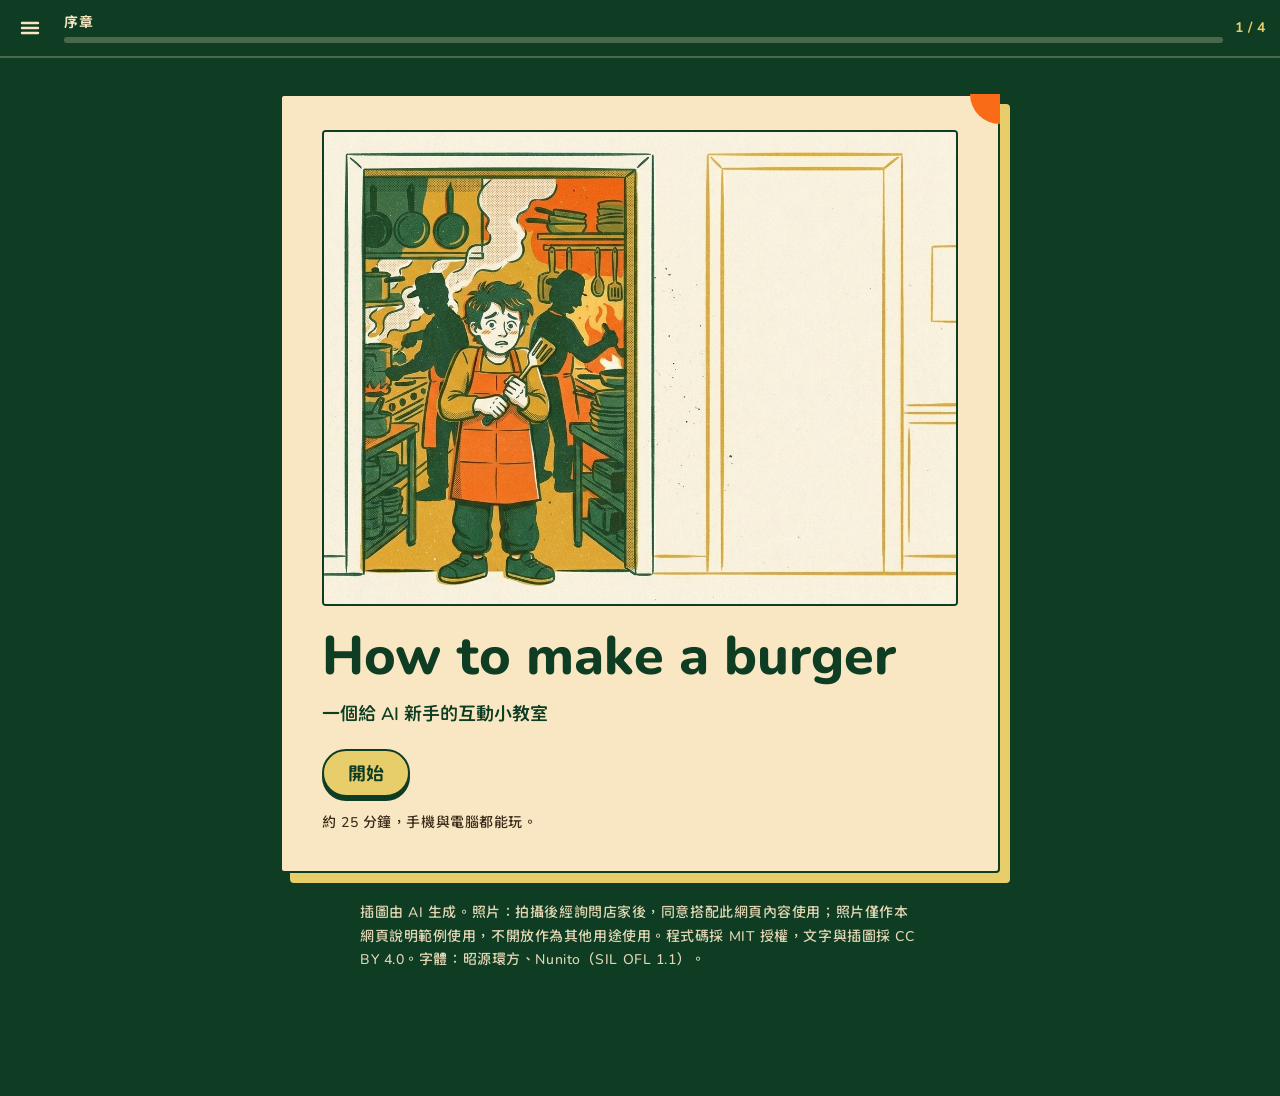
<file: index.html>
<!DOCTYPE html>
<html lang="zh-Hant">
<head>
<meta charset="UTF-8">
<meta name="viewport" content="width=device-width, initial-scale=1, viewport-fit=cover">
<meta name="robots" content="noindex">
<meta name="theme-color" content="#0F3D24">
<title>How to make a burger｜一個給 AI 新手的互動小教室</title>
<link rel="stylesheet" href="fonts/fonts.css">
<link rel="stylesheet" href="style.css?v=20261104b">
</head>
<body>

<header class="bar" id="bar">
  <button class="menu-btn" id="menuBtn" type="button" aria-label="章節目錄" aria-expanded="false" aria-controls="menu">
    <svg width="22" height="22" viewBox="0 0 22 22" aria-hidden="true"><path d="M3 6h16M3 11h16M3 16h16" stroke="currentColor" stroke-width="2.4" stroke-linecap="round" fill="none"/></svg>
  </button>
  <div class="bar-mid">
    <p class="bar-tag" id="barTag">序章</p>
    <div class="bar-prog" id="barProg" role="progressbar" aria-label="整體進度" aria-valuemin="0" aria-valuemax="100" aria-valuenow="0"><span id="barFill"></span></div>
  </div>
  <p class="bar-count" id="barCount">1 / 1</p>
</header>

<nav class="menu" id="menu" hidden aria-label="章節目錄">
  <p class="menu-h">章節目錄</p>
  <ol id="menuList"></ol>
</nav>

<main class="stage" id="stage" tabindex="-1" aria-live="polite"></main>

<footer class="foot" id="foot">
  <div class="foot-nav" id="footNav">
    <button class="btn btn-ghost" id="prevBtn" type="button">上一步</button>
    <button class="btn" id="nextBtn" type="button">下一步</button>
  </div>
  <p class="note foot-note" id="footNote"></p>
</footer>

<noscript><p style="padding:24px;color:#F9E7C3">這個互動頁面需要開啟 JavaScript 才能使用。</p></noscript>

<script src="content.js?v=20261104b"></script>
<script src="app.js?v=20261104b"></script>
</body>
</html>
</file>
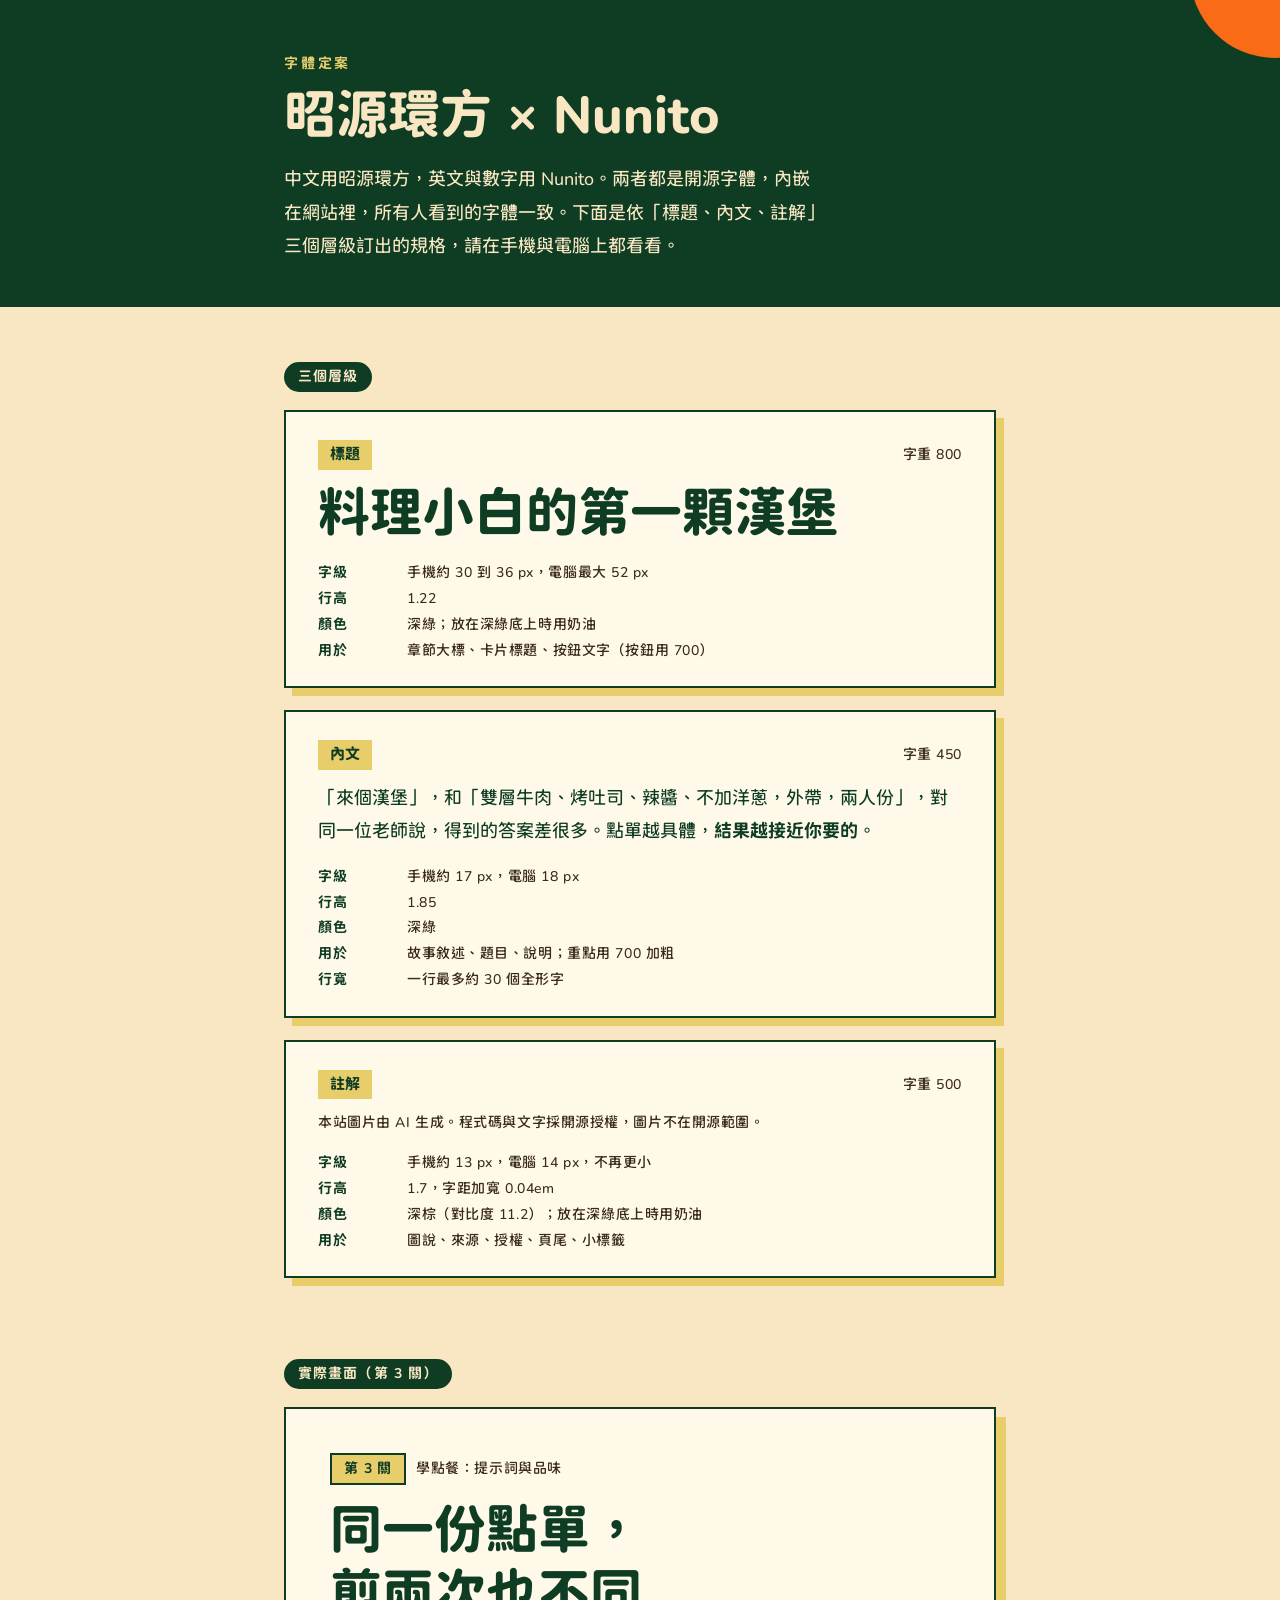
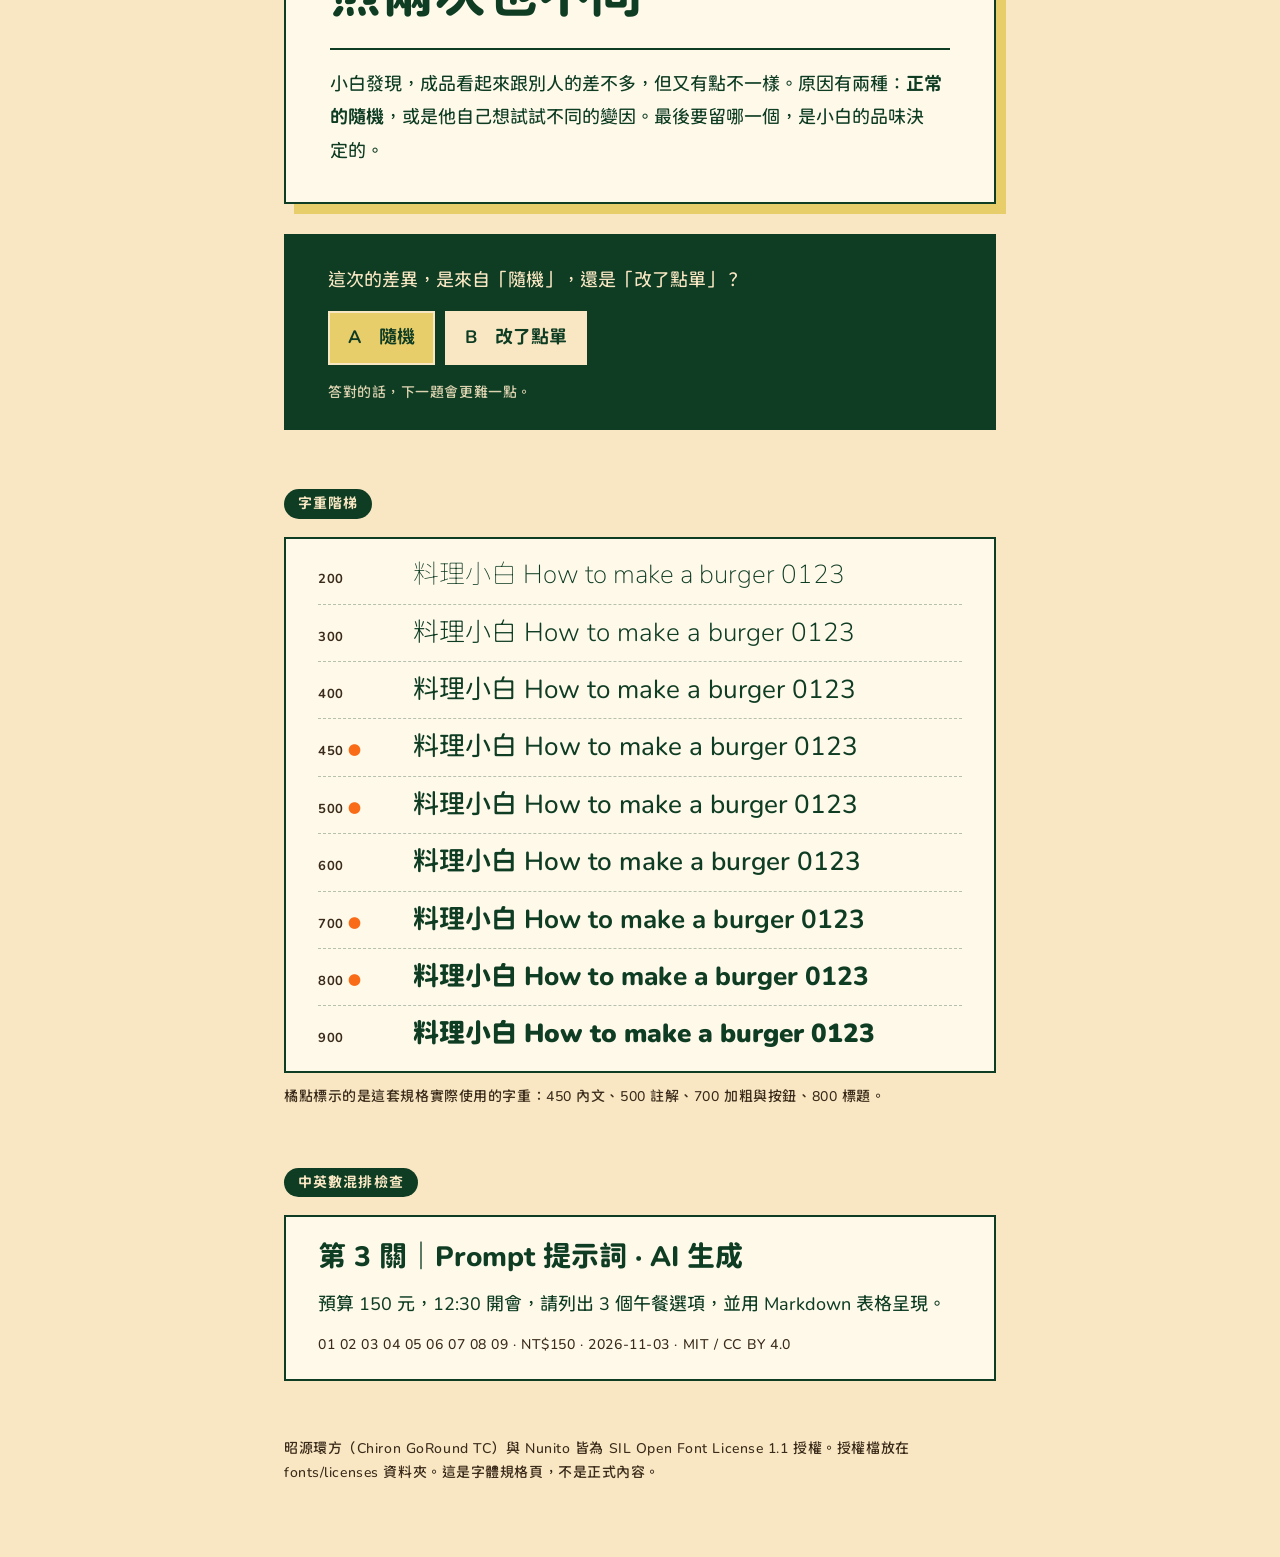
<file: specimen/index.html>
<!DOCTYPE html>
<html lang="zh-Hant">
<head>
<meta charset="UTF-8">
<meta name="viewport" content="width=device-width, initial-scale=1">
<meta name="robots" content="noindex">
<title>字體定案｜How to make a burger</title>
<link rel="stylesheet" href="fonts/fonts.css">
<style>
  :root {
    --green: #0F3D24;
    --orange: #F96B16;
    --cream: #F9E7C3;
    --yellow: #E8CD6B;
    --brown: #3B2B1A;
    --paper: #FFF9EA;

    --font: 'Nunito', 'Chiron GoRound TC', 'PingFang TC', 'Microsoft JhengHei', sans-serif;

    /* 三個層級：標題、內文、註解 */
    --title-w: 800;
    --title-size: clamp(30px, 8.4vw, 52px);
    --title-sm: clamp(22px, 5.8vw, 28px);
    --title-lh: 1.22;

    --body-w: 450;
    --body-size: clamp(16.5px, 4.4vw, 18px);
    --body-lh: 1.85;

    --note-w: 500;
    --note-size: clamp(13px, 3.5vw, 14px);
    --note-lh: 1.7;
    --note-ls: .04em;
  }
  * { box-sizing: border-box; }
  html { -webkit-text-size-adjust: 100%; }
  body {
    margin: 0; background: var(--cream); color: var(--green);
    font-family: var(--font); font-weight: var(--body-w); font-size: var(--body-size); line-height: var(--body-lh);
  }
  .wrap { max-width: 760px; margin: 0 auto; padding: 0 24px; }

  /* 三個層級的樣式 */
  .t-title { font-weight: var(--title-w); font-size: var(--title-size); line-height: var(--title-lh); margin: 0; text-wrap: balance; }
  .t-title-sm { font-weight: var(--title-w); font-size: var(--title-sm); line-height: 1.3; margin: 0; text-wrap: balance; }
  .t-body { font-weight: var(--body-w); font-size: var(--body-size); line-height: var(--body-lh); margin: 0; text-wrap: pretty; }
  .t-body strong { font-weight: 700; }
  .t-note { font-weight: var(--note-w); font-size: var(--note-size); line-height: var(--note-lh); letter-spacing: var(--note-ls); margin: 0; color: var(--brown); }
  .nb { display: inline-block; }

  /* 頁首 */
  .top { background: var(--green); color: var(--cream); padding: 52px 0 44px; position: relative; overflow: hidden; }
  .top::after {
    content: ""; position: absolute; right: -80px; top: -112px; width: 170px; height: 170px;
    border-radius: 50%; background: var(--orange);
  }
  .top .wrap { position: relative; z-index: 1; }
  .top .t-note { color: var(--yellow); font-weight: 700; letter-spacing: .2em; margin-bottom: 8px; }
  .top .t-title { margin-bottom: 16px; }
  .top .t-body { max-width: 30em; }

  section.blk { padding: 52px 0 4px; }
  .label { display: inline-block; background: var(--green); color: var(--cream); font-weight: 700; font-size: var(--note-size); letter-spacing: .08em; padding: 2px 14px; border-radius: 999px; margin: 0 0 18px; }

  /* 規格卡 */
  .spec { background: var(--paper); border: 2px solid var(--green); padding: 24px 24px 22px; margin: 0 0 22px; box-shadow: 8px 8px 0 var(--yellow); }
  .spec .row { display: flex; align-items: baseline; justify-content: space-between; gap: 12px; margin-bottom: 12px; }
  .spec .lv { font-weight: 800; font-size: 15px; background: var(--yellow); padding: 1px 12px; }
  .spec dl { display: grid; grid-template-columns: 5.5em 1fr; gap: 2px 12px; margin: 16px 0 0; font-size: var(--note-size); line-height: var(--note-lh); letter-spacing: var(--note-ls); font-weight: var(--note-w); color: var(--brown); }
  .spec dt { font-weight: 700; color: var(--green); }
  .spec dd { margin: 0; }

  /* 實際畫面 */
  .sheet { background: var(--paper); border: 2px solid var(--green); padding: 32px 26px 26px; box-shadow: 10px 10px 0 var(--yellow); }
  .chapter { display: flex; flex-wrap: wrap; align-items: center; gap: 10px; margin: 0 0 14px; }
  .chip { background: var(--yellow); color: var(--green); font-weight: 700; font-size: var(--note-size); letter-spacing: .06em; padding: 1px 12px; border: 2px solid var(--green); }
  .rule { border: 0; border-top: 2px solid var(--green); margin: 22px 0 18px; }
  .panel { background: var(--green); color: var(--cream); margin-top: 30px; padding: 24px 24px 20px; }
  .panel .t-body { margin-bottom: 14px; }
  .opts { display: flex; flex-wrap: wrap; gap: 10px; }
  .opts button { font: inherit; font-weight: 700; font-size: var(--body-size); color: var(--green); background: var(--yellow); border: 2px solid var(--cream); padding: 8px 18px; cursor: pointer; }
  .opts button.alt { background: var(--cream); }
  .panel .t-note { color: var(--cream); opacity: .88; margin-top: 16px; }

  /* 字重階梯 */
  .ladder { background: var(--paper); border: 2px solid var(--green); padding: 8px 24px; }
  .ladder .w { display: grid; grid-template-columns: 3.2em 1fr; align-items: baseline; gap: 12px; padding: 10px 0; border-bottom: 1px dashed rgba(15,61,36,.3); font-size: clamp(20px, 5.4vw, 26px); line-height: 1.4; }
  .ladder .w:last-child { border-bottom: 0; }
  .ladder .n { font-size: 13px; letter-spacing: .04em; color: var(--brown); font-weight: 700; }
  .ladder .used .n::after { content: " ●"; color: var(--orange); }

  /* 混排檢查 */
  .mix { background: var(--paper); border: 2px solid var(--green); padding: 22px 24px; }
  .mix p + p { margin-top: 12px; }

  .foot { padding: 52px 0 72px; }

  @media (min-width: 720px) {
    .spec { padding: 28px 32px 24px; }
    .sheet { padding: 44px 44px 34px; }
    .panel { padding: 30px 44px 26px; }
    .ladder, .mix { padding-left: 32px; padding-right: 32px; }
  }
</style>
</head>
<body>

<header class="top">
  <div class="wrap">
    <p class="t-note">字體定案</p>
    <h1 class="t-title">昭源環方 × Nunito</h1>
    <p class="t-body">中文用昭源環方，英文與數字用 Nunito。兩者都是開源字體，內嵌在網站裡，所有人看到的字體一致。下面是依「標題、內文、註解」三個層級訂出的規格，請在手機與電腦上都看看。</p>
  </div>
</header>

<main class="wrap">

  <section class="blk">
    <p class="label">三個層級</p>

    <div class="spec">
      <div class="row"><span class="lv">標題</span><span class="t-note">字重 800</span></div>
      <h2 class="t-title"><span class="nb">料理小白的</span><span class="nb">第一顆漢堡</span></h2>
      <dl>
        <dt>字級</dt><dd>手機約 30 到 36 px，電腦最大 52 px</dd>
        <dt>行高</dt><dd>1.22</dd>
        <dt>顏色</dt><dd>深綠；放在深綠底上時用奶油</dd>
        <dt>用於</dt><dd>章節大標、卡片標題、按鈕文字（按鈕用 700）</dd>
      </dl>
    </div>

    <div class="spec">
      <div class="row"><span class="lv">內文</span><span class="t-note">字重 450</span></div>
      <p class="t-body">「來個漢堡」，和「雙層牛肉、烤吐司、辣醬、不加洋蔥，外帶，兩人份」，對同一位老師說，得到的答案差很多。點單越具體，<strong>結果越接近你要的</strong>。</p>
      <dl>
        <dt>字級</dt><dd>手機約 17 px，電腦 18 px</dd>
        <dt>行高</dt><dd>1.85</dd>
        <dt>顏色</dt><dd>深綠</dd>
        <dt>用於</dt><dd>故事敘述、題目、說明；重點用 700 加粗</dd>
        <dt>行寬</dt><dd>一行最多約 30 個全形字</dd>
      </dl>
    </div>

    <div class="spec">
      <div class="row"><span class="lv">註解</span><span class="t-note">字重 500</span></div>
      <p class="t-note">本站圖片由 AI 生成。程式碼與文字採開源授權，圖片不在開源範圍。</p>
      <dl>
        <dt>字級</dt><dd>手機約 13 px，電腦 14 px，不再更小</dd>
        <dt>行高</dt><dd>1.7，字距加寬 0.04em</dd>
        <dt>顏色</dt><dd>深棕（對比度 11.2）；放在深綠底上時用奶油</dd>
        <dt>用於</dt><dd>圖說、來源、授權、頁尾、小標籤</dd>
      </dl>
    </div>
  </section>

  <section class="blk">
    <p class="label">實際畫面（第 3 關）</p>
    <div class="sheet">
      <p class="chapter"><span class="chip">第 3 關</span><span class="t-note">學點餐：提示詞與品味</span></p>
      <h2 class="t-title"><span class="nb">同一份點單，</span><span class="nb">煎兩次也不同</span></h2>
      <hr class="rule">
      <p class="t-body">小白發現，成品看起來跟別人的差不多，但又有點不一樣。原因有兩種：<strong>正常的隨機</strong>，或是他自己想試試不同的變因。最後要留哪一個，是小白的品味決定的。</p>
    </div>
    <div class="panel">
      <p class="t-body">這次的差異，是來自「隨機」，還是「改了點單」？</p>
      <div class="opts"><button type="button">A　隨機</button><button type="button" class="alt">B　改了點單</button></div>
      <p class="t-note">答對的話，下一題會更難一點。</p>
    </div>
  </section>

  <section class="blk">
    <p class="label">字重階梯</p>
    <div class="ladder">
      <div class="w" style="font-weight:200"><span class="n">200</span><span>料理小白 How to make a burger 0123</span></div>
      <div class="w" style="font-weight:300"><span class="n">300</span><span>料理小白 How to make a burger 0123</span></div>
      <div class="w" style="font-weight:400"><span class="n">400</span><span>料理小白 How to make a burger 0123</span></div>
      <div class="w used" style="font-weight:450"><span class="n">450</span><span>料理小白 How to make a burger 0123</span></div>
      <div class="w used" style="font-weight:500"><span class="n">500</span><span>料理小白 How to make a burger 0123</span></div>
      <div class="w" style="font-weight:600"><span class="n">600</span><span>料理小白 How to make a burger 0123</span></div>
      <div class="w used" style="font-weight:700"><span class="n">700</span><span>料理小白 How to make a burger 0123</span></div>
      <div class="w used" style="font-weight:800"><span class="n">800</span><span>料理小白 How to make a burger 0123</span></div>
      <div class="w" style="font-weight:900"><span class="n">900</span><span>料理小白 How to make a burger 0123</span></div>
    </div>
    <p class="t-note" style="margin-top:12px">橘點標示的是這套規格實際使用的字重：450 內文、500 註解、700 加粗與按鈕、800 標題。</p>
  </section>

  <section class="blk">
    <p class="label">中英數混排檢查</p>
    <div class="mix">
      <p class="t-title-sm">第 3 關｜Prompt 提示詞 · AI 生成</p>
      <p class="t-body">預算 150 元，12:30 開會，請列出 3 個午餐選項，並用 Markdown 表格呈現。</p>
      <p class="t-note">01 02 03 04 05 06 07 08 09 · NT$150 · 2026-11-03 · MIT / CC BY 4.0</p>
    </div>
  </section>

</main>

<footer class="foot">
  <div class="wrap">
    <p class="t-note">昭源環方（Chiron GoRound TC）與 Nunito 皆為 SIL Open Font License 1.1 授權。授權檔放在 fonts/licenses 資料夾。這是字體規格頁，不是正式內容。</p>
  </div>
</footer>

</body>
</html>
</file>
<file: fonts/fonts.css>
/* 由 build_subset2.py 產生：只含頁面實際用到的字體切片（可變字重），皆為 SIL OFL 1.1 授權 */

@font-face {
  font-family: 'Nunito';
  font-style: normal;
  font-weight: 200 1000;
  font-display: swap;
  src: url(files/nunito-latin-wght-normal.woff2) format('woff2-variations');
  unicode-range: U+0000-00FF,U+0131,U+0152-0153,U+02BB-02BC,U+02C6,U+02DA,U+02DC,U+0304,U+0308,U+0329,U+2000-206F,U+20AC,U+2122,U+2191,U+2193,U+2212,U+2215,U+FEFF,U+FFFD;
}

@font-face {
  font-family: 'Chiron GoRound TC';
  font-style: normal;
  font-weight: 200 900;
  font-display: swap;
  src: url(files/chiron-goround-tc-55-wght-normal.woff2) format('woff2-variations');
  unicode-range: U+75cd,U+75d2,U+75d4,U+75d9,U+75df,U+75e2-75e4,U+75e6-75e7,U+75e9-75ec,U+75f0-75f3,U+75f7,U+75f9-75fa,U+75fc,U+75fe-7602,U+7608-760a,U+760c-760d,U+7610,U+7615-7616,U+7618-7620,U+7622-7623,U+7625,U+7627,U+7629,U+762b,U+762e,U+7630,U+7632-7635,U+7638,U+763a-763c,U+763e,U+7640,U+7643,U+7646,U+7648-7649,U+764d-764e,U+7654,U+7658,U+765c,U+765f,U+7663-7667,U+7669,U+766b-766d,U+766f-7670,U+7676,U+7678-767a,U+767f-7681,U+7683,U+7688,U+768a-768b,U+768e,U+7690,U+7695-7696,U+769a-769e,U+76a3-76a4,U+76aa,U+76b0-76b1,U+76b4,U+76b7-76b8,U+76c2,U+76c5,U+76c9,U+76cc-76cd,U+76cf-76d1,U+76d6-76d8,U+76e5-76e6,U+76e9,U+76ec,U+76f1,U+76f7,U+76f9-76fb,U+76ff-7700,U+7704-7705;
}

@font-face {
  font-family: 'Chiron GoRound TC';
  font-style: normal;
  font-weight: 200 900;
  font-display: swap;
  src: url(files/chiron-goround-tc-82-wght-normal.woff2) format('woff2-variations');
  unicode-range: U+555c,U+5562-5563,U+5567,U+5569,U+556b-556c,U+5570,U+5575-5579,U+557b-557c,U+557f,U+5581,U+5583,U+5586,U+5588,U+558b,U+558f,U+5591,U+5599,U+559f,U+55a1,U+55a3,U+55a5-55a6,U+55a8-55a9,U+55ab,U+55ad,U+55b0-55b1,U+55b3,U+55b6-55b7,U+55b9,U+55bc-55bd,U+55c4-55c5,U+55c7,U+55c9,U+55cc-55cd,U+55d0,U+55d2,U+55d4-55d9,U+55db,U+55dd-55df,U+55e1-55e6,U+55e9-55ea,U+55ec,U+55ee,U+55f1-55f3,U+55f5-55f7,U+55f9-55fa,U+55fe,U+5600-5602,U+5608,U+560c,U+560f,U+5612-5613,U+5615-5616,U+5618,U+561a,U+561c,U+561e,U+5620,U+5623-5625,U+5627,U+562a,U+562c-562e,U+5630-5631,U+5635-5636,U+5638-563a,U+5640,U+5642-5643,U+5649,U+564c-5650,U+5654,U+5658-565d,U+5664-5666,U+5669,U+566b,U+566d,U+566f,U+5671-5672,U+5676,U+567a;
}

@font-face {
  font-family: 'Chiron GoRound TC';
  font-style: normal;
  font-weight: 200 900;
  font-display: swap;
  src: url(files/chiron-goround-tc-91-wght-normal.woff2) format('woff2-variations');
  unicode-range: U+2649-2656,U+2658-265c,U+265e-2660,U+2662-2664,U+2666-2669,U+266b-266f,U+267b,U+2692-2696,U+2698,U+269b-269c,U+26a0-26a1,U+26a3-26a5,U+26aa-26ac,U+26bd-26be,U+26c4-26c5,U+26c8,U+26d1,U+26d3-26d4,U+26e4,U+26e9-26ea,U+26f0-26f5,U+26f9-26fa,U+26fd,U+2701-2702,U+2704-2706,U+2708,U+270a-2712,U+2714,U+2716-2727,U+2729-273e,U+2740-2747;
}

@font-face {
  font-family: 'Chiron GoRound TC';
  font-style: normal;
  font-weight: 200 900;
  font-display: swap;
  src: url(files/chiron-goround-tc-105-wght-normal.woff2) format('woff2-variations');
  unicode-range: U+b4,U+10d,U+2d9,U+641,U+6cc,U+e20,U+e29,U+200e,U+20ac,U+2266,U+25be,U+301e,U+3058,U+4e07,U+4e1d,U+4e66,U+4ece,U+4fde,U+5016,U+5180,U+5199,U+51aa,U+5306,U+5386,U+53d8,U+5413,U+541d,U+5436,U+54ce,U+54e8,U+54fc,U+5571,U+557e,U+558e,U+55a7,U+56a8,U+57a2-57a3,U+58b3,U+5960,U+5992-5993,U+59a4,U+5a55,U+5ab2,U+5afb,U+5b56,U+5bc5,U+5bc7,U+5bf0,U+5cb1,U+5cc7,U+5dff,U+5e93,U+5ed3,U+5f6a,U+60bc,U+61ff,U+6218,U+6254,U+634d,U+6467,U+64f1-64f2,U+6582,U+65fb,U+6615,U+6687,U+66e6,U+66f0,U+6781,U+67f5,U+68a7,U+6a1f,U+6b27,U+6b4e,U+6b73,U+6b79,U+6bcb,U+6c5d,U+6cf5,U+6dee,U+6ec4,U+6ecc,U+6f88,U+6fef,U+701d,U+703e,U+707c,U+7099,U+710a,U+725f,U+72d9,U+72e9,U+731d,U+7325,U+739f,U+7463,U+7480,U+74a8,U+7523,U+7526,U+75e0,U+7613,U+7656,U+76d4,U+773a,U+775c,U+775e,U+780c,U+78e1,U+78f7,U+7960,U+7a20,U+7aaf,U+7b08,U+7b71,U+7be4,U+7cec,U+7cf0,U+7d5e,U+7d62,U+7dbe,U+7e1b,U+7ea2,U+7ec4,U+7ec6,U+7edc,U+7eed,U+7efc,U+7f16,U+7f57,U+7fb9,U+7fca,U+803d,U+816e,U+82a5,U+82b7,U+8317,U+8338,U+834a,U+83d3,U+8401,U+8469,U+849e,U+854a,U+8559,U+865e,U+86e4,U+8700,U+8759,U+8760,U+8778,U+8782,U+879e,U+87d1,U+880d,U+8836,U+8944,U+89c8,U+8aac,U+8b74,U+8ba2,U+8ba4,U+8bae,U+8bfb,U+8c4e,U+8cb3,U+8cb6,U+8d16,U+8d28,U+8e44,U+8f3b,U+8f3f,U+8f91,U+8fb9,U+8fc4,U+8fde,U+8ff9,U+9076,U+90ae,U+90b8,U+9257,U+9310,U+93df,U+94fe,U+95a5,U+95a9,U+962e,U+968f-9690,U+9704,U+9713,U+97f6,U+9824,U+986b,U+9884,U+9886,U+98e2,U+991a,U+99a5,U+99dd,U+9ab8,U+9b41,U+9b77,U+9bad,U+c774,U+e5d4,U+fe52,U+ff02,U+1f389,U+1f449,U+1f495;
}

@font-face {
  font-family: 'Chiron GoRound TC';
  font-style: normal;
  font-weight: 200 900;
  font-display: swap;
  src: url(files/chiron-goround-tc-106-wght-normal.woff2) format('woff2-variations');
  unicode-range: U+2cb,U+5d1,U+5d9,U+5e2,U+5e8,U+5ea,U+633,U+e32,U+2252,U+2267,U+2573,U+25b3,U+25c4,U+2713,U+2715,U+30e2,U+4e28,U+4e3c,U+4e4d,U+4e70,U+4f88,U+4fef,U+5018,U+501a,U+5026,U+5137,U+513f,U+51f3,U+524b,U+5254,U+52d8,U+5308,U+5384,U+53cc,U+5443,U+5466,U+54a7-54a8,U+54bd,U+54c9,U+54cb,U+555e,U+556a,U+5580,U+560e,U+5614,U+561f,U+562f,U+566c,U+5679,U+56bc,U+56cd,U+56e7,U+56ed,U+572d,U+57d7,U+582f,U+589f,U+5b09,U+5ba5,U+5c51,U+5c90,U+5cef,U+5d16,U+5d84,U+5dd4,U+5e08,U+5e26,U+5f0a,U+5f20,U+606c,U+61c7,U+620f,U+625b,U+62a4,U+62d0,U+62f1,U+63a0,U+63c6,U+63f9,U+6413,U+6417,U+6483,U+64f7,U+650f,U+65a7,U+665f,U+66ae,U+66d6,U+66e0,U+6746,U+6756,U+67d1,U+6837,U+68d7,U+68e0,U+68f5,U+6977,U+6995,U+69a8,U+69b4,U+69d3,U+6a3d,U+6abb,U+6bb7,U+6bd3,U+6c47,U+6cc4,U+6cd3,U+6dae,U+6e26,U+6e29,U+6e5b,U+6eaf,U+6eba,U+7028,U+70b3,U+711a,U+733f,U+73c0,U+73ee,U+7444,U+745a,U+7487,U+7540,U+75a4,U+7729,U+779e,U+798e,U+79cd,U+79e9,U+7a3d,U+7a4c,U+7a9f,U+7ac4,U+7aff,U+7b77,U+7c27,U+7ca7,U+7cd9,U+7d76,U+7e43,U+7ea6,U+7ed9,U+7ff1,U+808b,U+809b,U+80fa,U+827a,U+8309,U+8328,U+832b,U+8396,U+83e0,U+840e,U+8425,U+852d,U+853b,U+8588,U+85e9,U+86b5,U+8718,U+87ec,U+8910,U+893b,U+89c1-89c2,U+8b3e,U+8baf,U+8bc1,U+8bcd,U+8bdd,U+8c41,U+8c48,U+8d2d,U+8d5e,U+8fbe,U+9015,U+90a8,U+90b5,U+90e1,U+9169,U+9183,U+91d0,U+91dc,U+9293,U+92f8,U+9472,U+9598,U+95ed,U+95fb,U+9605,U+96c7,U+9739,U+9742,U+9761,U+99ad,U+9ae6,U+9b1a,U+9b44,U+9bc9,U+9d3f,U+9dd7,U+9e7c,U+9e92,U+fe5d-fe5e,U+ff22-ff24,U+ff2f-ff30,U+ff33;
}

@font-face {
  font-family: 'Chiron GoRound TC';
  font-style: normal;
  font-weight: 200 900;
  font-display: swap;
  src: url(files/chiron-goround-tc-107-wght-normal.woff2) format('woff2-variations');
  unicode-range: U+60,U+f7,U+161,U+2198,U+2571,U+258b,U+25b6,U+2661,U+3051,U+3109,U+4e11,U+4e1c,U+4e24,U+4e2b,U+4ef7,U+4f18,U+4f36,U+4fd0,U+5029-502a,U+5055,U+508d,U+50ad,U+50d5,U+50e7,U+50f1,U+50f5,U+51a5,U+51c8,U+51fb,U+5203,U+524e,U+5288,U+5323,U+53c2,U+5458,U+54b1,U+54b3,U+54b8,U+5582,U+55b2,U+55ba,U+55da,U+55dc,U+5662,U+5678,U+56c2,U+5742,U+57d5,U+5862,U+58e4,U+58f0,U+5907,U+590d,U+5934,U+5978,U+5984,U+5a25,U+5c06,U+5c62,U+5c91,U+5cfb,U+5d01,U+5d11,U+5d1b,U+5e87,U+5eff,U+5f27,U+5f3a,U+5f53,U+5f64,U+6001,U+6168,U+61a9,U+6233,U+62a5,U+62ce,U+62ed,U+638f,U+6399,U+63c0,U+646f,U+6590,U+6631,U+664f,U+6689,U+66dc,U+672f,U+67af,U+67ec,U+6807,U+6a44,U+6c14,U+6c40,U+6c70,U+6c76,U+6cb8,U+6ce3,U+6df3,U+6e20,U+6e43,U+6ebc,U+6eec,U+6f2c,U+6fb1,U+7009,U+7011,U+701a,U+7117,U+7184,U+72f9,U+7426,U+74bd,U+74cf,U+752b,U+7554,U+75b9,U+7621,U+7671-7672,U+7693,U+76ef,U+7737,U+77a7,U+77b3,U+77bb,U+77da,U+77e2,U+77e9,U+77ef,U+7801,U+7940,U+797f,U+79a7,U+79b1,U+79bd,U+7a6b,U+7ac5,U+7b1b,U+7dab,U+7db4,U+7db8,U+7dcb,U+7ddd,U+7de0,U+7e55,U+7e9c,U+7ed3,U+7ef4,U+803f,U+8046,U+8087,U+8116,U+81a8,U+8214,U+821c,U+82d4,U+8305,U+831c,U+8335,U+8339,U+8350,U+8354,U+8526,U+860a,U+86db,U+8713,U+873b,U+8822,U+8993,U+8a1f,U+8ab9,U+8ad7,U+8e72,U+8f4e,U+8f9c,U+8fd0,U+8fd8,U+8fe6,U+9042,U+907c,U+91ba,U+9452,U+9591,U+95e2,U+9631,U+9699,U+96b8,U+9709,U+978d,U+9811,U+9830,U+98ce,U+9945,U+99ed,U+9a8c,U+9ad3,U+9baa,U+9be8,U+9c77,U+9cf6,U+9d72,U+9e1f,U+9ec4,U+fe31,U+fe55,U+ff03,U+ff20,U+ff3b,U+ff3d,U+1f3fb,U+1f44d,U+1f60d;
}

@font-face {
  font-family: 'Chiron GoRound TC';
  font-style: normal;
  font-weight: 200 900;
  font-display: swap;
  src: url(files/chiron-goround-tc-108-wght-normal.woff2) format('woff2-variations');
  unicode-range: U+10c,U+e44,U+2728,U+3081,U+4e13,U+4e19,U+4e1e,U+4e5c,U+4ea7,U+4ed7,U+4f20,U+4f8d,U+4ffe,U+5021,U+515c,U+51a4,U+51e0,U+521b,U+522b,U+532a,U+534e,U+5355,U+537f,U+5398,U+539d,U+541f,U+543c,U+544e,U+5509,U+5598,U+5622,U+5632,U+563f,U+5641,U+566a,U+5695,U+569f,U+56ae,U+56da,U+573a,U+574e,U+5835,U+584c,U+5885,U+58ae,U+5a1f,U+5ac2,U+5b24,U+5bb0,U+5bde,U+5be1,U+5bfc,U+5c39,U+5c4c,U+5c60,U+5e76,U+5e7f,U+5e9a,U+5eb8,U+5f13,U+5f6c,U+6127,U+61f2,U+6208,U+620a,U+620c,U+6252,U+62ef,U+6328,U+633d,U+6362,U+63b0,U+63c9,U+640f,U+64a9,U+6514,U+652c,U+655e,U+6583,U+658c,U+6627,U+66f3,U+6734,U+6743,U+676d,U+67c4,U+67da,U+68cd,U+68f2,U+690e,U+6ab3,U+6b16,U+6b38,U+6b3d,U+6bc6,U+6ca1,U+6cab,U+6d8c,U+6dea,U+6e32,U+6e3e,U+6e58,U+6eef,U+6ef2,U+6fe4,U+708a,U+7130,U+7165,U+7172,U+71c9,U+71ed,U+7232,U+7239,U+7261,U+7280,U+72a7,U+72f8,U+73c8,U+7464,U+753b,U+754f,U+755c,U+75d8,U+76ea,U+776b,U+7779,U+777f,U+7784,U+778e,U+77db,U+77ee,U+79e4,U+7a46,U+7a57,U+7aba,U+7aed,U+7b4d,U+7c7b,U+7c7d,U+7d13,U+7d33,U+7dbb,U+7df9,U+7e46,U+7ea7,U+8085,U+8165,U+81fb,U+82b8,U+82d3,U+8343,U+839e,U+83e9,U+840d,U+851a,U+853d,U+8543,U+859b,U+85fb,U+87fb,U+888d,U+88c5,U+8adc,U+8b0a,U+8bb0,U+8bbe,U+8bc4,U+8bf4,U+8c5a,U+8cc3,U+8ce4,U+8d44,U+8e81,U+8f44,U+8f66,U+8fdb,U+900d,U+9063,U+914c,U+9223,U+9226,U+923a,U+925b,U+9264,U+929c,U+92b9,U+9320,U+934d,U+935b,U+9444,U+957f,U+96a7,U+97ad,U+97cc,U+9898,U+98ea,U+9921,U+9952,U+9a55,U+9b0d,U+9b91,U+9bca,U+9ebd,U+9f4b,U+e60f-e610,U+ff1c-ff1d,U+ff21,U+ff38,U+ff9f,U+fffd,U+1f602;
}

@font-face {
  font-family: 'Chiron GoRound TC';
  font-style: normal;
  font-weight: 200 900;
  font-display: swap;
  src: url(files/chiron-goround-tc-109-wght-normal.woff2) format('woff2-variations');
  unicode-range: U+e17,U+e22,U+2103,U+25a0,U+266a,U+3014-3015,U+4e1a,U+4e50,U+4f10,U+4f6c,U+4f70,U+4fcf,U+5006,U+50d1,U+5170,U+518c,U+51f0,U+51f6,U+51f9,U+5219,U+5256,U+525d,U+52c9,U+5349,U+5351,U+5356,U+5375,U+53db,U+53ee,U+53f7,U+5492,U+54fa,U+5538,U+55bb,U+55e8,U+5757,U+58be,U+5937,U+59dc,U+59e8,U+5a49,U+5a9a-5a9b,U+5ab3,U+5b9b,U+5b9e,U+5be8,U+5c37,U+5c4e,U+5d14,U+5d19,U+5d4c,U+5d50,U+5deb,U+5e84,U+5e94,U+5ec2,U+5f17,U+5f26,U+5f55,U+5f77,U+5f7f,U+5fbd,U+6052,U+6064-6065,U+608d,U+609a,U+6101,U+611a,U+614c,U+621a,U+6237,U+6284,U+6296,U+62e9,U+632a-632b,U+634f,U+6488,U+6500,U+652a,U+6556,U+65e0,U+65ec,U+6643,U+679a,U+6850,U+6893,U+6897,U+68b3,U+68d5,U+6930,U+6960,U+6a11,U+6a38,U+6a3a,U+6b22,U+6b67,U+6b6a,U+6c59,U+6c83,U+6ccc,U+6df5,U+6ef7,U+6f3e,U+6f80,U+70ed,U+7164,U+722a,U+7260,U+7272,U+73b0,U+74ca,U+74e3,U+7538,U+7586,U+75b5,U+7624,U+7661-7662,U+7838,U+786e,U+788c,U+7950,U+79a6,U+79aa,U+7a40,U+7a62,U+7bf7,U+7c3e,U+7c98,U+7ca5,U+7d21,U+7d2e,U+7dba,U+7dec,U+7e79,U+7ecf,U+7edf,U+7f79,U+8086,U+810a,U+8139,U+813e,U+817a,U+81b3,U+821f,U+8247,U+8259,U+8271,U+8431,U+846c,U+849c,U+84b2,U+84c4,U+8513-8514,U+8549,U+8755,U+8877,U+8881,U+88f9,U+8a1d,U+8a3c,U+8a6d-8a6e,U+8a93,U+8ae7,U+8af7,U+8b17,U+8b5a,U+8ba1,U+8bba,U+8cdc,U+8dea,U+8f6c,U+8f7d,U+8fc7,U+8fd9,U+902e,U+90ca,U+916a,U+916c,U+921e,U+9245,U+947c,U+9594,U+95a8,U+95ee,U+95f4,U+9706,U+971e,U+9756,U+980c,U+9891,U+98b1,U+98fc,U+9903,U+9957,U+99ae,U+99ff,U+9db4,U+e602-e605,U+e611,U+ff16-ff19;
}

@font-face {
  font-family: 'Chiron GoRound TC';
  font-style: normal;
  font-weight: 200 900;
  font-display: swap;
  src: url(files/chiron-goround-tc-110-wght-normal.woff2) format('woff2-variations');
  unicode-range: U+a5,U+2190-2191,U+2193,U+22c1,U+2302,U+25cb,U+2699,U+2709,U+4e0e,U+4e18,U+4e3a,U+4e48,U+4e91,U+4eec,U+4f3d,U+5112,U+524a,U+52a3,U+52ab,U+52c3,U+52f3,U+52fb,U+5320,U+5339,U+533f,U+53e2,U+543e,U+5480,U+5495,U+5497,U+5564,U+5572,U+55c6,U+55ef,U+563b,U+5653,U+5657,U+56b7,U+5764,U+5824,U+58d8,U+5955,U+5983,U+598d,U+59a8,U+59da,U+59e6,U+5a36,U+5bb5,U+5bc2,U+5bee,U+5bf9,U+5cb3,U+5d17,U+5dbc,U+5e2e,U+6070,U+60df,U+6190,U+61a4,U+61be,U+61fc,U+62ac,U+62bc,U+636e,U+6398,U+63a9,U+6435,U+6487,U+6495,U+64ab,U+64bf,U+6577,U+65ac,U+6602,U+6652,U+66f9,U+672d,U+6761,U+683d,U+68ad,U+68b5,U+68da,U+68e7,U+6a59,U+6a61,U+6ae5,U+6b47,U+6bef,U+6c50,U+6c9b,U+6e23,U+6e34,U+6e4a,U+6e67,U+6ea2,U+6eb6,U+6f20,U+6feb,U+7149,U+714c,U+715e,U+7199,U+71ac,U+7231,U+7262,U+7409,U+745f,U+7469,U+7504,U+7535,U+753a,U+75f4,U+7682,U+76ba,U+76f2,U+77fd,U+780d,U+7832,U+78c5,U+78ef,U+7901,U+79be,U+79c9,U+79e6,U+7a1a,U+7a84,U+7aca,U+7cb5,U+7cb9,U+7cdf,U+7ce7,U+7d6e,U+7db1,U+7def,U+7e61,U+7e7d,U+7e8f,U+7f38,U+7f77,U+7fa8,U+7fc5,U+7fe1,U+7ff9,U+800d,U+8015,U+8054,U+80a2,U+80aa,U+80ba,U+814e,U+8180,U+819d,U+81c0,U+828b,U+82ad,U+82af,U+83f1,U+83f8,U+8403,U+8475,U+84bc,U+84c9,U+84ec,U+8523,U+8569,U+8591,U+85b0,U+86d9,U+8774,U+881f,U+884d,U+88d4,U+89c4,U+89c6,U+8a60,U+8a79,U+8b19,U+8bd5,U+8bf7,U+8c03,U+8c79,U+8cc8,U+8d9f,U+8e10,U+8e48,U+8faf,U+9009,U+9017,U+9175,U+9187,U+918b,U+91d8,U+9214,U+946b,U+9470,U+9640,U+9675,U+96ef,U+9716,U+97cb,U+97e9,U+985b,U+99b3,U+9b4f,U+9d09,U+9e9f,U+9edb,U+9f90,U+ff05,U+ff14,U+1f464;
}

@font-face {
  font-family: 'Chiron GoRound TC';
  font-style: normal;
  font-weight: 200 900;
  font-display: swap;
  src: url(files/chiron-goround-tc-111-wght-normal.woff2) format('woff2-variations');
  unicode-range: U+25ce,U+4e08,U+4e2a,U+4e56,U+4e9a,U+4ea8,U+4ead,U+4ec7,U+4f3a,U+4f51,U+4f62,U+4faf,U+507d,U+5098,U+50ac,U+5147,U+5173,U+5187,U+51f8,U+52a1,U+52a8,U+52f8,U+535c,U+53ed,U+541e,U+5435,U+5475,U+54a9,U+54c0,U+54c7,U+5589,U+5605,U+5690,U+5733,U+5782,U+57c3,U+5858,U+5893,U+589c,U+58e2,U+5974,U+599e,U+59a5,U+59ec,U+5b66,U+5b99,U+5b9d,U+5c2c,U+5c48,U+5c65,U+5cfd,U+5d0e,U+5dba,U+5de2,U+5e06,U+5e15,U+5ec1,U+5ed6,U+5f00,U+5f4c,U+5f65,U+6055,U+609f,U+60b6,U+6241,U+624e,U+626f,U+6291,U+62cc,U+62d3,U+62d8,U+62da,U+62fe,U+6349,U+6367,U+63ea,U+6454,U+64a4,U+64b2,U+64bc,U+64c5,U+64ce,U+6558,U+6572,U+65a5,U+65e8,U+65ed,U+6606,U+6614,U+6670,U+6688,U+673a,U+674f,U+6770,U+6795,U+68cb,U+6912,U+6953,U+6aac,U+6aaf,U+6ab8,U+6b20,U+6b96,U+6bbf,U+6bc5,U+6c6a,U+6cbe,U+6d59,U+6d78,U+6dc7,U+6deb,U+6e7e,U+6e9c,U+6f3f,U+6f51,U+6f70,U+6f84,U+704c,U+7051,U+70ab,U+70ad,U+70f9,U+7119,U+714e,U+71d9,U+71e5-71e6,U+72c4,U+72d0,U+72e0,U+7334,U+744b,U+7455,U+74f7,U+7529,U+75ab,U+75b2,U+766e,U+76c3,U+76fc,U+76fe,U+7891,U+7948,U+7a74,U+7b28,U+7c60,U+7c72,U+7cca,U+7ebf,U+7f55,U+7ff0,U+8154,U+81c2,U+81d8,U+81e3,U+81e5,U+8292,U+8299,U+8302,U+8304,U+8332,U+83c1,U+83c7,U+83ca,U+845b,U+8490,U+85af,U+8650,U+8667,U+8abc,U+8b0e,U+8b39,U+8bed,U+8c54,U+8c6b,U+8c9e,U+8ca7,U+8caa-8cab,U+8ce6,U+8cec-8ced,U+8eb2,U+8eba,U+8fb0,U+901d,U+908f,U+9127,U+91c0,U+9215,U+92b3,U+932b,U+93fd,U+95ca,U+964c,U+96c0,U+970d,U+9774,U+97fb,U+9812,U+9817,U+9913,U+9935,U+99c1,U+9b31,U+9d5d,U+9d6c,U+9e79,U+fe0f,U+fe30,U+ff0b,U+ff10,U+ff15;
}

@font-face {
  font-family: 'Chiron GoRound TC';
  font-style: normal;
  font-weight: 200 900;
  font-display: swap;
  src: url(files/chiron-goround-tc-112-wght-normal.woff2) format('woff2-variations');
  unicode-range: U+b0,U+926,U+928,U+939,U+93f-940,U+94d,U+200b,U+22ef,U+25ba,U+25c6,U+2665,U+4e4f,U+4e59,U+4f0d,U+4f0f,U+4f19,U+4f59,U+4fae,U+5075,U+50b2,U+50b5,U+511f,U+5141,U+5146,U+514c,U+5185,U+51dd,U+51fd,U+522e,U+5319,U+533a,U+5378,U+53ad,U+53c9,U+53d1,U+53d4,U+543b,U+5442,U+5446,U+5481,U+54e9,U+5507,U+5565,U+559a,U+55aa,U+5606,U+56ca,U+56fe,U+582a,U+58fa,U+5915,U+5949,U+5962,U+5996,U+59fb,U+5a77,U+5b0c,U+5b5f,U+5bd3,U+5be2,U+5bfa,U+5c41,U+5ca9,U+5d07,U+5ec8,U+5eca,U+5f18,U+5f4e,U+5f59,U+5f6d,U+5f79,U+5fb9,U+6028,U+6062,U+6068,U+606d,U+6094,U+60f1,U+6108-6109,U+614e,U+6170,U+617e,U+61b2,U+61f8,U+6247,U+626d,U+6276,U+62ab,U+62cb,U+62f3,U+6368,U+6380,U+6492,U+64b0,U+64e0,U+6570,U+660f,U+6649,U+6691,U+66a8,U+6749,U+67f1,U+67f3-67f4,U+6842,U+6851,U+687f,U+68df,U+69fd,U+6a58,U+6c27,U+6c88,U+6cca,U+6cdb,U+6d29,U+6d66,U+6daf,U+6f01,U+6f06,U+6f58,U+6f62,U+6f6d,U+6fa1,U+6ff1,U+6ffe,U+7058,U+70ae,U+7235,U+7267,U+73ca,U+742a,U+758f,U+75bc,U+76c6,U+7740,U+7955,U+7a00,U+7a3b,U+7b4b,U+7bad,U+7be9,U+7c4c,U+7cfe,U+7dbf,U+7e2b,U+7e31,U+7f9e,U+7fc1,U+7ffc,U+8096,U+809d,U+80de,U+8108,U+8155,U+816b,U+81df,U+8277,U+82bd,U+8352,U+8393,U+8404,U+8525,U+856d,U+8587,U+8606,U+868a,U+8776,U+87ba,U+87f9,U+886b,U+8870,U+88d5,U+896a,U+896f,U+8a23,U+8a87,U+8ad2,U+8b00,U+8b20,U+8cb8,U+8cca,U+8ce0,U+8d39,U+8d6b,U+8d81,U+8db4,U+8e29,U+8ef8,U+8f1b,U+8f5f,U+8fa8,U+906e,U+9077,U+90aa,U+90b1,U+90c1,U+9165,U+919c,U+92c1,U+95d6,U+95e8,U+975a,U+98c6,U+9ecf,U+9f0e,U+9f52,U+feff,U+ff06,U+ff0a,U+ff12-ff13;
}

@font-face {
  font-family: 'Chiron GoRound TC';
  font-style: normal;
  font-weight: 200 900;
  font-display: swap;
  src: url(files/chiron-goround-tc-113-wght-normal.woff2) format('woff2-variations');
  unicode-range: U+627-629,U+631,U+639,U+644,U+64a,U+25cf,U+2606,U+2764,U+3008-3009,U+4e1f,U+4e38,U+4e43,U+4ed5,U+4ef0,U+4eff,U+4fb6,U+4fe0,U+5085,U+50a2,U+50be,U+5118,U+5211-5212,U+5272,U+52fe,U+5366,U+53b2,U+53ec,U+54ac,U+5587,U+55b5,U+561b,U+5751,U+576a,U+57cb,U+58ef,U+592f,U+594f,U+5951,U+5954,U+596e,U+59d1,U+5ac1,U+5acc,U+5b8b,U+5c4d,U+5c6f,U+5ca1,U+5d29,U+5de1,U+5dfe,U+5e7d,U+5edf,U+5ef7,U+5f7c,U+5f81,U+5fa1,U+5faa,U+5fcc,U+5ffd,U+6021,U+6046,U+6155,U+6212,U+62b9,U+6316,U+6350,U+6478,U+647a,U+6490,U+64e6,U+6524,U+6591,U+659c,U+65a4,U+65e6,U+65f6,U+6607,U+6674,U+6765,U+679d,U+68a8,U+6b3a,U+6c57,U+6c61,U+6c90,U+6cbf,U+6d69,U+6db5,U+6dcb,U+6dd1,U+6e21,U+70d8,U+71c3,U+71d5,U+722c,U+727d,U+72ac,U+72fc,U+731c,U+7336,U+7344,U+7384,U+73ab,U+7433-7434,U+745c,U+7470,U+758a,U+75d5,U+7652,U+76c8,U+76e7,U+7709,U+7720,U+7747,U+7763,U+77ac-77ad,U+7802,U+78a7,U+78a9,U+78b3,U+78c1,U+78da,U+7926,U+796d,U+798d,U+7aae,U+7b52,U+7c92,U+7d68,U+7d81,U+7e5e,U+7e69,U+7e73,U+7f50,U+7f70,U+7f75,U+8058,U+8070,U+80c3,U+8105-8106,U+8179,U+818f,U+81a9,U+81ed,U+820c-820d,U+82d1,U+838e,U+83cc,U+8461,U+84b8,U+852c,U+857e,U+85e4,U+863f,U+8679,U+86c7,U+8702,U+8896,U+88c2,U+88f8,U+8af8,U+8b7d,U+8ca2,U+8cc0,U+8d64,U+8d74,U+8d99,U+8e5f,U+8e8d,U+8ecc,U+8ed2,U+8fb1,U+8fc5,U+9022,U+9038,U+903e,U+905c,U+9072,U+9081,U+9189,U+9234,U+92d2,U+934a,U+95a3,U+962a,U+9646,U+9676,U+96d5,U+971c,U+9838,U+9875,U+98c4,U+99db,U+9a45,U+9a5f,U+9a6c,U+9ad2,U+9cf4,U+9d28,U+9daf,U+9df9,U+9e7d,U+9f9c,U+ff11,U+ff1e;
}

@font-face {
  font-family: 'Chiron GoRound TC';
  font-style: normal;
  font-weight: 200 900;
  font-display: swap;
  src: url(files/chiron-goround-tc-114-wght-normal.woff2) format('woff2-variations');
  unicode-range: U+2500,U+25bc,U+4e95,U+4f50,U+4f54,U+4f69,U+4fc4,U+4fca,U+5009,U+50bb,U+5154,U+51cc,U+528d,U+5291,U+52d2,U+52e4,U+5353,U+5360,U+540a-540b,U+5410,U+54f2,U+5510,U+5514,U+5537,U+558a,U+55ac,U+5617,U+56fd,U+573e,U+5766,U+5783,U+57d4,U+5806,U+5821,U+5857,U+5875,U+58f9,U+596a,U+59ae,U+59c6,U+59ca,U+59ff,U+5a03,U+5ae9,U+5b64,U+5bb4,U+5c3f,U+5e16,U+5e45,U+5e72,U+5ec9,U+5f90-5f92,U+6012,U+6016,U+6084-6085,U+6089,U+60a0,U+60a3,U+60b2,U+60d1,U+60f9,U+6148,U+6158,U+6191,U+626e,U+62d4,U+632f,U+633a,U+6355,U+63aa,U+642c,U+64a5,U+64cb,U+6566,U+6575,U+6597,U+660c,U+66b1,U+66ec,U+6731,U+6735,U+675c,U+67ef,U+6846,U+6876,U+6881,U+68af-68b0,U+68c9,U+6905,U+6b98,U+6bc0,U+6beb,U+6c0f,U+6c1b,U+6c41,U+6ce5,U+6cf3,U+6d25,U+6d2a,U+6d3d,U+6d6e,U+6dd8,U+6dda,U+6dfa,U+6e9d,U+6eaa,U+6ec5,U+6ecb,U+6ef4,U+6f0f,U+6f32,U+707d,U+708e,U+7092,U+716e,U+723a,U+731b,U+7345,U+7375,U+7378,U+73b2,U+74e6,U+75be,U+75de,U+764c,U+76dc,U+788e,U+7897,U+789f,U+78b0,U+790e,U+7965,U+7a4e,U+7aa9,U+7c43,U+7d17,U+7dd2,U+7e96,U+7f51,U+7f69,U+7f72,U+7fd4,U+7fe0,U+8017,U+80a9,U+80d6,U+8102,U+8150,U+8178,U+81bd,U+829d,U+82ac,U+8303,U+840c,U+8482,U+8499,U+85a9-85aa,U+883b,U+8861,U+88c1,U+88cf,U+88d9,U+8a3a,U+8a98,U+8aee,U+8c8c,U+8ce2,U+8d0f,U+8da8,U+8dcc,U+8e0f,U+8e22,U+8f1d,U+8f29,U+8fad,U+9003,U+9006,U+903c,U+904d,U+9059,U+9075,U+90ce,U+90ed,U+9130,U+91ac,U+91e3,U+9285,U+9298,U+92ea,U+9326,U+937e,U+93c8,U+95c6,U+9677,U+9727,U+994b,U+99a8,U+99d0,U+9a30,U+9a37,U+9b42,U+9b45,U+9d3b,U+9e7f,U+9ee8,U+9f3b,U+c5b4;
}

@font-face {
  font-family: 'Chiron GoRound TC';
  font-style: normal;
  font-weight: 200 900;
  font-display: swap;
  src: url(files/chiron-goround-tc-115-wght-normal.woff2) format('woff2-variations');
  unicode-range: U+5e,U+2502,U+2605,U+4e32,U+4e58,U+4ea1,U+4ef2,U+4f2f-4f30,U+4f75,U+4fd7,U+4ff1,U+501f,U+5049,U+5074,U+5091,U+5144,U+517c,U+51c6,U+51cd,U+5269-526a,U+52aa,U+52c1,U+52c7,U+52df,U+5377,U+541b,U+5439,U+5440,U+5448,U+54aa,U+54e6,U+54ed,U+5674,U+5687,U+585e,U+588a,U+58a8,U+58c1,U+5925,U+5948,U+5999,U+59b3,U+5a1c,U+5a46,U+5b54,U+5b5d,U+5b6b,U+5b8f,U+5bd2,U+5be9,U+5c0a,U+5c16,U+5c46,U+5cf0,U+5e25,U+5e3d,U+5e79,U+5ee2,U+5f04,U+5f31,U+5fcd,U+5fe0,U+60dc,U+6163,U+616e,U+6182,U+61f6,U+622a,U+6258,U+6293,U+62c6,U+62d2,U+6372,U+63da,U+63ed-63ee,U+6416,U+6458,U+649e,U+64ec,U+64f4,U+651c,U+65cb,U+65e2,U+65fa,U+6628,U+6668,U+66a2,U+66c9,U+66fc,U+6717,U+67cf,U+67d4,U+6817,U+6885,U+69cd,U+6a6b,U+6afb,U+6b32,U+6b49,U+6bbc,U+6c89,U+6c96,U+6cc9,U+6d1b,U+6d1e,U+6dfb,U+6efe,U+6f38,U+6f5b,U+6f64,U+6f8e,U+6fa4,U+7070,U+70b8,U+70cf,U+70e4,U+7159,U+7169,U+7210,U+721b,U+7238,U+737b,U+73bb,U+746a,U+7483,U+74dc,U+74f6,U+7518,U+756a,U+75c7,U+775b,U+78e8,U+7919,U+7956,U+795d,U+7a0d,U+7bc9,U+7c97,U+7cd5,U+7d10,U+7d1b,U+7de9,U+7dfb,U+7e3e,U+7e6a,U+7f6a,U+7f8a,U+7fbd,U+8000,U+8036,U+809a,U+80ce,U+80e1,U+80f8,U+8170,U+819c,U+8216,U+8239,U+8266,U+827e,U+82b3,U+8377,U+83ab,U+85c9,U+865b,U+8766,U+87a2,U+87f2,U+8972,U+8a17,U+8a50,U+8a95,U+8b02,U+8b6f,U+8c6c,U+8ca9,U+8cfa,U+8d95,U+8de1,U+8f14,U+8f9b,U+8fa3,U+8feb,U+8ff4,U+9010,U+901b,U+905e,U+9080,U+912d,U+9177,U+91c7,U+9336,U+9451,U+947d,U+963b,U+966a,U+9670,U+9769,U+9813,U+98fd,U+99d5,U+9a19,U+9b27,U+9b6f,U+9ece,U+9ed8,U+9f13,U+9f20,U+ad6d,U+d55c;
}

@font-face {
  font-family: 'Chiron GoRound TC';
  font-style: normal;
  font-weight: 200 900;
  font-display: swap;
  src: url(files/chiron-goround-tc-116-wght-normal.woff2) format('woff2-variations');
  unicode-range: U+201c-201d,U+203b,U+2192,U+25b2,U+300f,U+4e01,U+4e39,U+4e73,U+4e88,U+4e8e,U+4ed9,U+4f0a,U+4f38,U+4f5b,U+4fc3,U+500d,U+504f,U+5076-5077,U+5100,U+5104,U+5132,U+5175,U+5192,U+51a0,U+51ac,U+51e1,U+51f1,U+5200,U+5224,U+5237-5238,U+523a,U+526f,U+5289,U+52de,U+52f5,U+5371,U+539a,U+53e5,U+540e,U+547c,U+552f,U+5531,U+5634,U+56c9,U+56f0,U+574a,U+5761,U+57f7,U+57f9,U+5805,U+5851,U+5854,U+586b,U+58fd,U+592e,U+5967,U+59bb,U+59d3,U+5a18,U+5b30,U+5b55,U+5b87,U+5b97,U+5be7,U+5bec,U+5bf8,U+5c24,U+5cb8,U+5df7,U+5e1d,U+5e2d,U+5e7b,U+5f1f,U+5f70,U+5fd9,U+61b6,U+6234,U+62b5,U+62d6,U+62dc,U+62fc,U+6383,U+63cf,U+63d2,U+63e1,U+640d,U+64cd,U+64fa,U+64fe,U+654f,U+6562,U+656c,U+65c1,U+65d7,U+6620,U+6676,U+6697,U+66ab,U+66c6,U+66dd,U+66ff,U+671d,U+672b,U+677e,U+67d0,U+67d3,U+68c4,U+690d,U+694a,U+695a,U+6ac3,U+6b04,U+6b23,U+6b78,U+6b8a,U+6c60,U+6d74,U+6d89,U+6db2,U+6dbc,U+6de1,U+6df7,U+6e38,U+6e6f,U+6f02,U+6fc3,U+6fd5,U+70c8,U+7126,U+718a,U+723d,U+7246,U+72af,U+73cd,U+760b,U+7626,U+7687,U+79df,U+7a05,U+7a3f,U+7a69,U+7af6,U+7c3d,U+7c3f,U+7c4d,U+7cd6,U+7d0b,U+7d2b,U+7de3,U+7e2e,U+8010,U+808c,U+80a5,U+80af,U+812b,U+817f,U+819a,U+82d7,U+8389-838a,U+83f2,U+840a,U+8463,U+8521,U+8584,U+860b,U+864e,U+871c,U+878d,U+885d,U+8932,U+89f8,U+8a69,U+8afe,U+8b5c,U+8c37,U+8c46,U+8cbf,U+8cd3,U+8cf4,U+8d08,U+8d0a,U+8ddd,U+8fea,U+9014,U+9055,U+907a,U+9178,U+92fc,U+934b,U+9396,U+93ae,U+9583,U+9663,U+96bb,U+9707,U+9738,U+9846,U+9905,U+9a0e,U+9aa8,U+9b25,U+9b3c,U+9ce5,U+9cf3,U+9ea5,U+9eb5,U+9f4a,U+9f61,U+ff0d;
}

@font-face {
  font-family: 'Chiron GoRound TC';
  font-style: normal;
  font-weight: 200 900;
  font-display: swap;
  src: url(files/chiron-goround-tc-117-wght-normal.woff2) format('woff2-variations');
  unicode-range: U+3c,U+d7,U+300e,U+4e4e,U+4e82,U+4e92,U+4ec1,U+4ecd,U+4f48,U+4f53,U+4fb5,U+5012,U+502b,U+522a,U+52dd,U+52ff,U+532f,U+53eb,U+53f3,U+5409,U+5433,U+5496,U+54c8,U+554a,U+5561,U+5594,U+559d,U+56b4,U+56fa,U+5713,U+5750,U+57df,U+584a,U+58c7,U+58de,U+593e,U+5976,U+59d0,U+59d4,U+5a66,U+5b85,U+5b88,U+5ba3,U+5bae,U+5bbf,U+5bdf,U+5c01,U+5c04,U+5c3a,U+5c3e,U+5c4f,U+5ddd-5dde,U+5de8,U+5e63,U+5e7c,U+5e8a,U+5eda,U+5ef3,U+5ef6,U+5f48,U+6015,U+6025,U+602a,U+6050,U+6069,U+60e1,U+6162,U+6176,U+61c2,U+6200,U+6263,U+6279,U+6297,U+62b1,U+62bd,U+62ec,U+6311,U+6377,U+6388-6389,U+638c,U+63a2,U+63f4,U+641e,U+6436,U+64c1,U+6551,U+6557,U+6563,U+6696,U+66b4,U+66f2,U+6751,U+675f,U+676f,U+6790,U+6838,U+684c,U+68d2,U+6982,U+699c,U+69ae,U+69cb,U+6a39,U+6a4b,U+6b66,U+6bd2,U+6cb3,U+6ce1,U+6d3e,U+6de8,U+6ed1,U+6f22,U+6f54,U+6fc0,U+6fdf,U+719f,U+71c8,U+7236,U+7259,U+72d7,U+7389,U+73e0,U+745e,U+751a,U+7532-7533,U+7562,U+7591,U+75c5,U+75db,U+7686,U+76d2,U+76db,U+76df,U+76e3,U+7701,U+7761,U+786c,U+7981,U+79cb,U+79d2,U+79fb,U+7a81,U+7a97,U+7aef,U+7b26,U+7b80,U+7c64,U+7d0d,U+7d14,U+7d2f,U+7dca,U+7df4,U+7e54,U+7e6b,U+7f3a,U+8033,U+804a,U+805a,U+81a0,U+81e8,U+8212,U+821e,U+82e6,U+8336,U+8449,U+84cb,U+84ee,U+85e5,U+8607,U+888b,U+8a13,U+8a5e,U+8aa0,U+8aa4,U+8ab0,U+8ab2,U+8ac7,U+8b66,U+8c6a,U+8c93,U+8c9d,U+8de8,U+8f2a,U+8fb2,U+906d,U+907f,U+90a6,U+9109,U+9192,U+91cb,U+91dd,U+964d,U+9686,U+968e,U+9694,U+969c,U+96de,U+96e8,U+96ea,U+96f7,U+975c,U+9760,U+978b,U+9858,U+9918,U+9aee,U+9ebb,U+ff0e-ff0f,U+ff5c;
}

@font-face {
  font-family: 'Chiron GoRound TC';
  font-style: normal;
  font-weight: 200 900;
  font-display: swap;
  src: url(files/chiron-goround-tc-118-wght-normal.woff2) format('woff2-variations');
  unicode-range: U+b7,U+2022,U+2027,U+3042,U+3044,U+3046,U+3048,U+304a-3050,U+3053-3057,U+3059-305b,U+305d-3061,U+3063-306c,U+306e-3079,U+307b,U+307d-307f,U+3082-308d,U+308f,U+3092-3093,U+30a1-30a4,U+30a6-30c1,U+30c3-30c4,U+30c6-30e1,U+30e3-30ed,U+30ef,U+30f3,U+30fb-30fc,U+4e7e,U+4ea6,U+4eac,U+4f34,U+50b7,U+51b0,U+523b,U+5283,U+5348,U+5354,U+54e5,U+5708,U+590f,U+592b,U+599d,U+59b9,U+5a01,U+5a5a,U+5de7,U+5e78,U+5e9c,U+5fb5,U+6167,U+61f7,U+627f,U+63a1,U+64d4,U+65bd,U+68ee,U+6b4c,U+6bba,U+6c5f,U+6d0b,U+6d6a,U+6e1b,U+6e56,U+6f6e,U+71d2,U+722d,U+72c2,U+751c,U+7530,U+7642,U+76e1,U+79c0,U+7adf,U+7af9,U+7d9c,U+7da0,U+7e23,U+7e41,U+8056,U+8173,U+822a,U+8349,U+83dc,U+8840,U+885b,U+8907,U+8a34,U+8cb4,U+8dd1,U+8fd4,U+8ff0,U+93e1,U+984f,U+98ef,U+9b54;
}

@font-face {
  font-family: 'Chiron GoRound TC';
  font-style: normal;
  font-weight: 200 900;
  font-display: swap;
  src: url(files/chiron-goround-tc-119-wght-normal.woff2) format('woff2-variations');
  unicode-range: U+23-25,U+3d,U+2026,U+4e03,U+4e45,U+4e5d,U+4eae,U+4ed4,U+4ed8,U+4f01,U+4f11,U+4f3c,U+4f8b,U+4fc2,U+5019,U+505c,U+50c5,U+5145,U+51b7,U+5207,U+521d,U+525b,U+5287,U+52e2,U+535a,U+537b,U+5426,U+542b,U+5438,U+5462,U+54ea,U+555f,U+5566,U+5584,U+5609,U+570d,U+571f,U+5747,U+5802,U+58d3,U+591c,U+5920,U+5922,U+5957,U+5979,U+5a92,U+5abd,U+5b63,U+5b69,U+5b83,U+5b9c,U+5bb3,U+5bc4,U+5bf5,U+5c3c,U+5c40,U+5c4b,U+5c64,U+5cf6,U+5de6,U+5e0c,U+5e55,U+5eab,U+5ead,U+5ee0,U+5f85,U+5f8b,U+5fa9,U+5fd7-5fd8,U+5ff5,U+600e,U+6298,U+62db,U+62ff,U+639b,U+63a7,U+642d,U+6469,U+64ad,U+651d,U+653b,U+65b7,U+65cf,U+665a,U+666e,U+66fe,U+6728,U+674e,U+67b6,U+6821,U+6839,U+6843,U+6a94,U+6b50,U+6b62,U+6b72,U+6b7b,U+6bcd,U+6bdb,U+6c38,U+6c7a,U+6c7d,U+6c99,U+6cb9,U+6ce2,U+6cf0,U+6d17,U+6d32,U+6e2c,U+6fb3,U+7206,U+723e,U+725b,U+734e,U+7387,U+73ed,U+7565,U+7570,U+76ca,U+76e4,U+773e,U+77ed,U+77f3,U+7814,U+7834,U+7968,U+79d8,U+7a76,U+7a7f,U+7b11,U+7b46,U+7b54,U+7bc4,U+7d19,U+7d20,U+7d22,U+7d42,U+7d55,U+7e7c,U+7f85,U+7ffb,U+8077,U+8089,U+80cc,U+81c9,U+81f4,U+81fa,U+820a,U+822c,U+826f,U+85cd,U+86cb,U+88dc,U+8986,U+8a0e,U+8a2a,U+8a73,U+8a8c,U+8b1b,U+8b9a,U+8c50,U+8c61,U+8ca0,U+8cde,U+8cfd,U+8d8a,U+8df3,U+8e64,U+8ecd,U+8edf,U+8f38,U+8ff7,U+9000,U+9047,U+9060,U+90f5,U+9152,U+91ce,U+9280,U+9418,U+9435,U+9589,U+9592,U+9678,U+967d,U+968a,U+96aa,U+96c5,U+96d6,U+96dc,U+96f6,U+9732,U+9748,U+9802,U+9806,U+9808,U+9818,U+983b,U+984d,U+9867,U+98db,U+98f2,U+98fe,U+9a5a,U+9b06,U+9b5a,U+9bae,U+9e97,U+ff1b,U+ff5e;
}

@font-face {
  font-family: 'Chiron GoRound TC';
  font-style: normal;
  font-weight: 200 900;
  font-display: swap;
  src: url(files/chiron-goround-tc-120-wght-normal.woff2) format('woff2-variations');
  unicode-range: U+26,U+40,U+5f,U+4e14,U+4e9e,U+4ec0,U+4f4e-4f4f,U+4f73,U+4fee,U+503c,U+5047,U+514b,U+516b,U+516d,U+5178,U+520a,U+5236,U+5343,U+5347,U+534a,U+5370,U+53cd,U+53e4,U+53e6,U+53f2,U+5403,U+5411,U+5427,U+5468,U+5473,U+547d,U+552e,U+55ce,U+5740,U+57ce,U+5883,U+589e,U+5931,U+5947,U+59cb,U+5a1b,U+5b58,U+5b98,U+5ba4,U+5bc6,U+5bcc,U+5beb,U+5bf6,U+5c45,U+5c6c,U+5dee,U+5df4,U+5e03,U+5e33,U+5e6b,U+5e7e,U+5e8f,U+5e95,U+5ea7,U+5f15,U+5f62,U+5f69,U+5f80,U+5fae,U+5fb7,U+601d,U+60e0,U+614b,U+6230,U+6236,U+623f,U+628a,U+6295,U+62c9,U+6309,U+63db,U+64c7,U+64ca,U+64da,U+652f,U+6545,U+6548,U+65af,U+65e9,U+6625,U+666f,U+667a,U+670b,U+671b,U+6750,U+677f,U+6848,U+6975,U+6a13,U+6a21,U+6aa2,U+6b65,U+6b77,U+6bb5,U+6cc1,U+6ce8,U+6df1,U+6e90,U+6e96,U+6eab,U+6f14,U+6f2b,U+700f,U+706b,U+724c,U+72c0,U+7368,U+7372,U+74b0,U+756b,U+76ae,U+773c,U+78ba,U+78bc,U+798f,U+79ae,U+7a4d,U+7ae5,U+7b56,U+7b97,U+7bb1,U+7bc7,U+7c73,U+7c89,U+7d00,U+7d30,U+7d39,U+7d72,U+7dad,U+7e8c,U+7f6e,U+7fa4,U+7fa9,U+7fd2,U+8003,U+807d,U+80a1,U+80b2,U+8166,U+8208-8209,U+82e5,U+843d,U+85cf,U+85dd,U+862d,U+8857,U+8863,U+88e1,U+89ba,U+89d2,U+8a31,U+8a62,U+8a66,U+8a72,U+8abf,U+8b1d,U+8b58,U+8b70,U+8b80,U+8ca1,U+8ca8,U+8cac,U+8cbc,U+8d70,U+8da3,U+8db3,U+8ddf,U+8f03,U+8f15,U+8f2f,U+8fa6,U+8fce,U+8ffd,U+900f,U+9031,U+9069,U+908a,U+91ab,U+91cc,U+92b7,U+9322,U+932f,U+9375,U+9632,U+963f,U+9644,U+9662,U+9673,U+96a8,U+96c4,U+96d9,U+96e2-96e3,U+96f2,U+9752,U+97d3,U+97ff,U+9805,U+9810,U+986f,U+990a,U+9910,U+9928,U+9ec3,U+9ed1,U+9f8d;
}

@font-face {
  font-family: 'Chiron GoRound TC';
  font-style: normal;
  font-weight: 200 900;
  font-display: swap;
  src: url(files/chiron-goround-tc-121-wght-normal.woff2) format('woff2-variations');
  unicode-range: U+3e,U+7e,U+3000,U+300a-300b,U+3010-3011,U+4e16,U+4e26,U+4e94,U+4e9b,U+4ea4,U+4eca-4ecb,U+4efb,U+4efd,U+4f46,U+4f55,U+4f9b,U+4f9d,U+4fbf,U+505a,U+5065,U+5099,U+50cf,U+50f9,U+512a,U+5143,U+5148,U+514d,U+5152,U+5169,U+5171,U+5177,U+518a,U+5217,U+5225,U+5247,U+5275,U+529f,U+52a9,U+5305,U+5341,U+5357,U+5361,U+5373,U+53bb,U+53c3,U+53c8,U+53d6-53d7,U+53e3,U+53ea,U+53f8,U+5404,U+559c,U+5668,U+56db,U+56e0,U+5712,U+5718,U+578b,U+57fa,U+58eb,U+592a,U+5c0b,U+5c0e,U+5c11,U+5c1a,U+5c55,U+5c71,U+5df1,U+5e2b,U+5e36,U+5e97,U+5eb7,U+5ee3,U+5efa,U+5f35,U+5f37,U+5f88,U+5f9e,U+5fc5,U+606f,U+60a8,U+6232,U+624d,U+6253,U+627e,U+6280,U+62cd,U+6301,U+6307,U+6392,U+63a5,U+6539,U+653e-653f,U+6559,U+6574,U+65c5,U+6613,U+66f8,U+672a,U+6797,U+67e5,U+6a19,U+6a23,U+6b61,U+6bcf,U+6bd4,U+6c11,U+6c42,U+6d41,U+6d77,U+6d88,U+6e05,U+6e2f,U+6eff,U+7136,U+7167,U+71df,U+738b,U+73a9,U+7403,U+7531,U+7537,U+754c,U+7559,U+767d-767e,U+76f4,U+793a,U+795e,U+79c1,U+79d1,U+7a2e,U+7a31,U+7a7a,U+7ae0,U+7ba1,U+7bc0,U+7c21,U+7cfb,U+7d04-7d05,U+7d1a,U+7d44,U+7d66,U+7d71,U+7de8,U+7e3d,U+8001,U+800c,U+805e,U+8072,U+81f3,U+82b1,U+82f1,U+83ef,U+842c,U+8457,U+85a6,U+8655,U+8853,U+88ab,U+88dd,U+88fd,U+897f,U+898f,U+89aa,U+89bd,U+89c0,U+89e3,U+8a02,U+8a3b,U+8a55,U+8a8d,U+8a9e,U+8ad6,U+8b49,U+8b77,U+8b8a,U+8b93,U+8cb7,U+8ce3,U+8cea,U+8cfc,U+8f09,U+8fd1,U+9001,U+901f-9020,U+9054,U+90a3,U+914d,U+91cf,U+9304,U+95b1,U+9650,U+9664,U+969b,U+96b1,U+96c6,U+9700,U+975e,U+97f3,U+98a8,U+98df,U+9999,U+99ac,U+9a57,U+9ebc;
}

@font-face {
  font-family: 'Chiron GoRound TC';
  font-style: normal;
  font-weight: 200 900;
  font-display: swap;
  src: url(files/chiron-goround-tc-122-wght-normal.woff2) format('woff2-variations');
  unicode-range: U+d,U+2b,U+7c,U+a0,U+a9,U+300c-300d,U+4e09,U+4e3b,U+4e4b,U+4e5f,U+4e86,U+4e8b-4e8c,U+4eab,U+4ed6,U+4ee3-4ee4,U+4ef6,U+4f1a,U+4f4d,U+4f60,U+4f7f,U+4f86,U+4fdd,U+4fe1,U+5011,U+50b3,U+5149,U+5167,U+5176,U+518d,U+5229,U+524d,U+529b,U+52a0,U+52d9,U+5316-5317,U+5340,U+539f,U+53ca-53cb,U+5408,U+540c-540d,U+544a,U+548c,U+54c1,U+54e1,U+5546,U+554f,U+55ae,U+56de,U+5716,U+5831,U+5834,U+5916,U+5929,U+5973,U+597d,U+5982,U+5b57,U+5b78,U+5b89,U+5b8c,U+5b9a,U+5ba2,U+5bb9,U+5be6,U+5c07-5c08,U+5c0d,U+5c31,U+5de5,U+5df2,U+5e02,U+5e38,U+5e73-5e74,U+5ea6,U+5f0f,U+5f71,U+5f8c,U+5f97,U+5feb,U+6027,U+60c5,U+60f3,U+610f,U+611b,U+611f,U+61c9,U+6210,U+6216,U+6240,U+624b,U+63a8,U+63d0,U+641c,U+6536,U+6578,U+6599,U+65b9,U+660e,U+661f,U+662d,U+66f4,U+670d,U+671f,U+6771,U+679c,U+682a,U+683c,U+689d,U+696d,U+6a02,U+6a5f,U+6b0a,U+6b21,U+6b3e,U+6b64,U+6c23,U+6c34,U+6c92,U+6cbb,U+6cd5,U+6d3b,U+7063,U+7121,U+71b1,U+7247-7248,U+7269,U+7279,U+73fe,U+7406,U+7522,U+7576,U+767b,U+76ee,U+76f8,U+770b,U+771f,U+77e5,U+793e,U+7a0b,U+7acb,U+7ad9,U+7b2c,U+7b49,U+7cbe,U+7d50,U+7d61,U+7d93,U+7dda,U+7f8e,U+8005,U+806f,U+80fd,U+81ea,U+8207,U+8272,U+865f,U+8868,U+8981,U+898b,U+8996,U+8a00,U+8a08,U+8a0a,U+8a18,U+8a2d,U+8a71,U+8aaa,U+8acb,U+8cbb,U+8cc7,U+8d77,U+8d85,U+8def,U+8eab,U+8eca,U+8f49,U+9019-901a,U+9023,U+9032,U+904a-904b,U+904e,U+9053,U+9078,U+9084,U+90e8,U+90fd,U+91cd,U+91d1,U+9577,U+9580,U+9593,U+9762,U+982d,U+984c,U+985e,U+9996,U+9ad4,U+9ad8,U+9ede,U+ff01,U+ff08-ff09,U+ff1f;
}

@font-face {
  font-family: 'Chiron GoRound TC';
  font-style: normal;
  font-weight: 200 900;
  font-display: swap;
  src: url(files/chiron-goround-tc-123-wght-normal.woff2) format('woff2-variations');
  unicode-range: U+20-22,U+27-2a,U+2c-3b,U+3f,U+41-5d,U+61-7b,U+7d,U+ab,U+ae,U+b2-b3,U+bb,U+bf-c2,U+c8-ca,U+cc-ce,U+d2-d4,U+d6,U+d9-db,U+e0-ef,U+f1-f4,U+f6,U+f9-fd,U+100-103,U+110-115,U+11a-11b,U+12a-12d,U+131,U+143-144,U+147-148,U+14c-151,U+16a-16d,U+170-171,U+1a1,U+1b0,U+1cd-1d4,U+1f8-1f9,U+300-302,U+304,U+306,U+30b-30d,U+358,U+1d3a,U+1e3e-1e3f,U+1ea1,U+1ea3,U+1ebf,U+1ec7,U+2013-2014,U+2039-203a,U+203c,U+207f,U+2122,U+3001-3002,U+3113-3114,U+3118,U+311a-3129,U+4e00,U+4e0a-4e0b,U+4e0d,U+4e2d,U+4eba,U+4ee5,U+4f5c,U+500b,U+5165,U+5168,U+516c,U+51fa,U+5206,U+5230,U+52d5,U+53ef-53f0,U+570b,U+5728,U+5730,U+591a,U+5927,U+5b50,U+5bb6,U+5c0f,U+5fc3,U+6211,U+6587,U+65b0,U+65bc,U+65e5,U+662f,U+6642,U+6700,U+6703,U+6708-6709,U+672c,U+6b63,U+70b9-70ba,U+751f,U+7528,U+767c,U+7684,U+7db2,U+884c,U+958b,U+95dc,U+96fb,U+9801,U+ff0c,U+ff1a;
}

@font-face {
  font-family: 'Chiron GoRound TC';
  font-style: normal;
  font-weight: 200 900;
  font-display: swap;
  src: url(files/chiron-goround-tc-latin-wght-normal.woff2) format('woff2-variations');
  unicode-range: U+0000-00FF,U+0131,U+0152-0153,U+02BB-02BC,U+02C6,U+02DA,U+02DC,U+0304,U+0308,U+0329,U+2000-206F,U+20AC,U+2122,U+2191,U+2193,U+2212,U+2215,U+FEFF,U+FFFD;
}
</file>
<file: style.css>
/* How to make a burger — 樣式
   色票：深綠 #0F3D24／橘 #F96B16／奶油 #F9E7C3／芥末黃 #E8CD6B／深棕 #3B2B1A
   規則：橘色只做色塊與裝飾，不放小字。按鈕與標籤用「芥末黃底＋深綠字」或「深綠底＋奶油字」。 */
:root {
  --green: #0F3D24;
  --orange: #F96B16;
  --cream: #F9E7C3;
  --yellow: #E8CD6B;
  --brown: #3B2B1A;
  --paper: #FFF9EA;
  --img-paper: #FAF3E0;   /* 圖片的紙色，放圖片的容器要用這個底色 */

  --font: 'Nunito', 'Chiron GoRound TC', 'PingFang TC', 'Microsoft JhengHei', sans-serif;

  --title-w: 800;
  --title-size: clamp(28px, 7.8vw, 46px);
  --title-lh: 1.22;
  --body-w: 450;
  --body-size: clamp(16.5px, 4.4vw, 18px);
  --body-lh: 1.85;
  --note-w: 500;
  --note-size: clamp(13px, 3.5vw, 14px);
  --note-lh: 1.7;
  --note-ls: .04em;

  --bar-h: 58px;
  --nav-h: 84px;
}

* { box-sizing: border-box; }
html { -webkit-text-size-adjust: 100%; scroll-behavior: smooth; }
body {
  line-break: strict;
  margin: 0; background: var(--green); color: var(--green);
  font-family: var(--font); font-weight: var(--body-w); font-size: var(--body-size); line-height: var(--body-lh);
  -webkit-tap-highlight-color: transparent;
}
button { font: inherit; color: inherit; }
img { display: block; max-width: 100%; }
.nb { display: inline-block; }

/* ───── 頂欄 ───── */
.bar {
  position: fixed; inset: 0 0 auto 0; z-index: 30; height: var(--bar-h);
  display: flex; align-items: center; gap: 12px;
  padding: 0 max(14px, env(safe-area-inset-right)) 0 max(8px, env(safe-area-inset-left));
  background: var(--green); color: var(--cream); border-bottom: 2px solid rgba(249,231,195,.25);
}
.menu-btn { width: 44px; height: 44px; flex: none; display: grid; place-items: center; background: transparent; border: 0; border-radius: 10px; color: var(--cream); cursor: pointer; }
.menu-btn:hover { background: rgba(249,231,195,.14); }
.bar-mid { flex: 1; min-width: 0; }
.bar-tag { margin: 0; font-weight: 700; font-size: var(--note-size); line-height: 1.4; letter-spacing: var(--note-ls); white-space: nowrap; overflow: hidden; text-overflow: ellipsis; }
.bar-prog { height: 6px; margin-top: 5px; background: rgba(249,231,195,.25); border-radius: 99px; overflow: hidden; }
.bar-prog span { display: block; height: 100%; width: 0; background: var(--yellow); border-radius: 99px; transition: width .35s ease; }
.bar-count { margin: 0; flex: none; font-weight: 700; font-size: var(--note-size); letter-spacing: var(--note-ls); color: var(--yellow); }

/* ───── 目錄 ───── */
.menu {
  position: fixed; z-index: 29; top: var(--bar-h); left: 0; right: 0; bottom: 0; overflow-y: auto;
  background: var(--green); color: var(--cream); padding: 20px 22px 40px;
}
.menu[hidden] { display: none; }
.menu-h { margin: 0 0 12px; font-weight: 800; font-size: var(--title-sm, 24px); }
.menu ol { list-style: none; margin: 0 auto; padding: 0; max-width: 680px; }
.menu li + li { margin-top: 8px; }
.menu button {
  width: 100%; display: grid; grid-template-columns: 5.2em 1fr; gap: 12px; align-items: baseline; text-align: left;
  background: transparent; border: 2px solid rgba(249,231,195,.35); border-radius: 12px; padding: calc(10px + .07em) 14px calc(10px - .07em); cursor: pointer; color: var(--cream);
}
.menu button:hover, .menu button:focus-visible { border-color: var(--yellow); }
.menu button.cur { background: var(--yellow); color: var(--green); border-color: var(--yellow); }
.menu .m-tag { font-weight: 800; font-size: var(--note-size); letter-spacing: var(--note-ls); }
.menu .m-name { font-weight: 600; line-height: 1.5; }

/* ───── 舞台與卡片 ───── */
.stage { padding: calc(var(--bar-h) + 22px) 16px calc(var(--nav-h) + 40px); outline: none; }
.card {
  max-width: 720px; margin: 0 auto; background: var(--cream); color: var(--green);
  border: 2px solid var(--green); border-radius: 4px; box-shadow: 8px 8px 0 var(--yellow);
  padding: 20px 20px 26px; position: relative; animation: rise .35s ease both;
}
@keyframes rise { from { opacity: 0; transform: translateY(10px); } to { opacity: 1; transform: none; } }
@keyframes pop { 0% { transform: scale(1); } 45% { transform: scale(1.05); } 100% { transform: scale(1); } }
.card.still { animation: none; }
.pop { animation: pop .22s ease-out; }
@media (prefers-reduced-motion: reduce) { .card { animation: none; } .pop { animation: none; } html { scroll-behavior: auto; } .bar-prog span { transition: none; } }

.chip {
  display: inline-block; background: var(--yellow); color: var(--green); border: 2px solid var(--green);
  font-weight: 700; font-size: var(--note-size); line-height: 1.5; letter-spacing: .06em; padding: .22em 12px 0; margin: 0 0 14px;
}
.title { font-weight: var(--title-w); font-size: var(--title-size); line-height: var(--title-lh); margin: 0 0 14px; text-wrap: balance; }
.title.sm { font-size: clamp(22px, 5.8vw, 30px); line-height: 1.3; }
.body p { margin: 0 0 12px; text-wrap: pretty; max-width: 32em; }
.body p:last-child { margin-bottom: 0; }
.body b { font-weight: 700; }
.note { margin: 14px 0 0; font-weight: var(--note-w); font-size: var(--note-size); line-height: var(--note-lh); letter-spacing: var(--note-ls); color: var(--brown); max-width: 40em; }
.rule { border: 0; border-top: 2px solid var(--green); margin: 18px 0; }

/* 圖片：容器底色要和圖片紙色一致 */
.frame { background: var(--img-paper); border: 2px solid var(--green); border-radius: 4px; overflow: hidden; margin: 0 0 18px; display: grid; place-items: center; }
.frame img { width: 100%; height: auto; }  /* 依圖片本身的比例顯示（有 4:3 與 16:9 兩種） */
.frame.missing { aspect-ratio: 4 / 3; }
.frame.missing { background: repeating-linear-gradient(135deg, var(--img-paper) 0 14px, #F3E7C9 14px 28px); }
.frame.missing img { display: none; }
.frame.missing::after { content: "圖片待補"; font-weight: 700; font-size: var(--note-size); letter-spacing: .12em; color: var(--brown); background: var(--yellow); border: 2px solid var(--green); padding: 2px 14px; }
.gallery { display: grid; gap: 10px; margin: 0 0 18px; grid-template-columns: repeat(var(--n, 2), minmax(0, 1fr)); }
.gallery figure { margin: 0; }
.gallery .frame { margin: 0 0 6px; aspect-ratio: 4 / 3; }
.gallery .frame img { height: 100%; object-fit: contain; }
.gallery .frame.cover { border-color: var(--green); }
.gallery .frame.cover img { object-fit: cover; }   /* 實拍照滿框，不留上下空白 */
.gallery figcaption { font-weight: 700; font-size: var(--note-size); letter-spacing: var(--note-ls); text-align: center; }

/* 按鈕 */
.btn {
  display: inline-flex; align-items: center; justify-content: center; gap: 8px; min-height: 48px; padding: calc(8px + .07em) 24px calc(8px - .07em); cursor: pointer;
  font-weight: 700; font-size: var(--body-size); line-height: 1.3; color: var(--green); background: var(--yellow);
  border: 2px solid var(--green); border-radius: 999px; box-shadow: 0 4px 0 var(--green); transition: transform .08s ease, box-shadow .08s ease;
}
.btn:active:not(:disabled) { transform: translateY(3px); box-shadow: 0 1px 0 var(--green); }
.btn:disabled { opacity: .45; cursor: not-allowed; }
.btn:focus-visible, .opt:focus-visible, .menu button:focus-visible, .menu-btn:focus-visible, .zbtn:focus-visible, .seg button:focus-visible, .tile:focus-visible, .pk:focus-visible, .rp-hit:focus-visible, .stp:focus-visible { outline: 3px solid var(--orange); outline-offset: 2px; }
.btn-ghost { background: var(--cream); }
.actions { display: flex; flex-wrap: wrap; gap: 12px; margin: 18px 0 0; }

/* 固定底欄 */
.foot {
  position: fixed; inset: auto 0 0 0; z-index: 20; background: var(--green); border-top: 2px solid rgba(249,231,195,.25);
  padding: 12px max(16px, env(safe-area-inset-right)) calc(12px + env(safe-area-inset-bottom)) max(16px, env(safe-area-inset-left));
}
.foot[hidden] { display: none; }
.foot-nav { max-width: 720px; margin: 0 auto; display: flex; gap: 12px; }
.foot-nav .btn { flex: 1; }
.foot-nav #prevBtn { flex: 0 0 34%; }
.foot .btn { box-shadow: 0 4px 0 rgba(0,0,0,.35); border-color: var(--cream); }
.foot .btn-ghost { background: transparent; color: var(--cream); }

.page-foot { max-width: 720px; margin: 28px auto 0; color: var(--cream); }
.page-foot .note { color: var(--cream); opacity: .9; margin: 0 auto; }

/* ───── 題目選項 ───── */
.q { margin: 20px 0 0; }
.q + .q { margin-top: 18px; }
.q-t { font-weight: 700; margin: 0 0 8px; }
.q-ctx { background: var(--paper); border: 2px solid var(--green); border-left-width: 8px; padding: 12px 16px; margin: 4px 0 6px; max-width: 34em; }
.opts { display: grid; gap: 10px; margin: 0; padding: 0; border: 0; }
.opts.inline { grid-template-columns: repeat(auto-fit, minmax(110px, 1fr)); }
.opt {
  /* 版面邏輯：
     ・一般選項：文字區塊在框內置中（不管幾行）。
     ・有 A/B/C 字母的選項：字母＋文字區塊成一組，齊左；文字多行時，第二行跟第一行的文字對齊，不會跑到字母底下。
     ・打勾／打叉的圓章用絕對定位貼在右上角，不佔版面，所以出現或消失時文字不會位移。 */
  position: relative; display: flex; gap: .7em; align-items: center; justify-content: center; text-align: center; cursor: pointer; width: 100%;
  background: var(--paper); border: 2px solid var(--green); border-radius: 10px; padding: calc(10px + .13em) 14px calc(10px - .13em); line-height: 1.55; font-weight: 600;
}
.opt .o-tx { display: block; min-width: 0; }
.opt.lettered { justify-content: flex-start; align-items: flex-start; text-align: left; }
.opt.lettered .o-tx { flex: 1; }
.opt .o-key { flex: none; font-weight: 800; min-width: 1.1em; }
@media (hover: hover) { .opt:hover:not(:disabled):not(.right):not(.wrong) { background: var(--yellow); } }
.opt[aria-pressed="true"] { background: var(--yellow); box-shadow: inset 0 0 0 2px var(--green); }
.opt .mk { position: absolute; top: -9px; right: -7px; width: 22px; height: 22px; box-sizing: border-box; display: none; place-items: center; border-radius: 50%; border: 2px solid var(--green); font-size: 12px; font-weight: 800; line-height: 1; text-decoration: none; }
.opt.right .mk, .opt.wrong .mk { display: grid; }
.opt.right { background: var(--green); color: var(--cream); }
.opt.right .mk { background: var(--cream); color: var(--green); }
.opt.right .mk::before { content: "✓"; }
.opt.wrong { background: var(--paper); border-style: dashed; }
.opt.wrong .o-tx { text-decoration: line-through; text-decoration-thickness: 1.5px; }
.opt.wrong .mk { background: var(--yellow); color: var(--green); }
.opt.wrong .mk::before { content: "✗"; }
.opt:disabled { cursor: default; }

.fb { margin: 16px 0 0; padding: 12px 16px; border: 2px solid var(--green); border-radius: 10px; font-weight: 600; line-height: 1.7; max-width: 34em; }
.fb.ok { background: var(--green); color: var(--cream); }
.fb.bad { background: var(--yellow); }
.fb .fb-mk { font-weight: 800; margin-right: 6px; }

/* ───── 分類 ───── */
.cards { display: grid; gap: 10px; margin: 14px 0 0; }
.cc { display: grid; grid-template-columns: auto 1fr; gap: 6px 12px; align-items: center; background: var(--paper); border: 2px solid var(--green); border-radius: 10px; padding: 10px 12px; }
.cc.right { background: #E4F0DA; }
.cc.wrong { border-style: dashed; background: #FBE9D0; }
.cc .ic { width: 56px; height: 56px; background: var(--img-paper); border: 2px solid var(--green); border-radius: 8px; object-fit: contain; }
.cc .ct { font-weight: 600; line-height: 1.5; }
.cc .zs { grid-column: 1 / -1; display: grid; grid-template-columns: 1fr 1fr; gap: 8px; }
.cc.noicon { grid-template-columns: 1fr; }
.zbtn { min-height: 44px; cursor: pointer; border: 2px solid var(--green); border-radius: 8px; background: var(--cream); font-weight: 700; padding: calc(4px + .07em) 8px calc(4px - .07em); }
.zbtn[aria-pressed="true"] { background: var(--green); color: var(--cream); }
.cc .res { grid-column: 1 / -1; font-weight: 700; font-size: var(--note-size); letter-spacing: var(--note-ls); margin: 0; }

/* ───── 排序 ───── */
.steps { display: grid; gap: 10px; margin: 14px 0 0; padding: 0; list-style: none; }
.stp { display: flex; gap: 12px; align-items: center; width: 100%; text-align: left; cursor: pointer; background: var(--paper); border: 2px solid var(--green); border-radius: 10px; padding: calc(10px + .07em) 14px calc(10px - .07em); font-weight: 600; line-height: 1.5; }
.stp .num { flex: none; width: 2em; height: 2em; display: grid; place-items: center; border: 2px dashed var(--green); border-radius: 50%; font-weight: 800; }
.stp[aria-pressed="true"] { background: var(--yellow); }
.stp[aria-pressed="true"] .num { border-style: solid; background: var(--green); color: var(--cream); }
.stp.right .num::after { content: " ✓"; }
.stp.wrong { border-style: dashed; }

/* ───── 卡片四格、雙欄、對話 ───── */
.grid4 { display: grid; gap: 10px; grid-template-columns: 1fr; margin: 16px 0 0; }
.g4 { background: var(--paper); border: 2px solid var(--green); border-radius: 10px; padding: 10px 14px; }
.g4 h3 { margin: 0; font-weight: 800; font-size: 1.05em; line-height: 1.4; }
.g4 h3::before { content: ""; display: inline-block; width: .7em; height: .7em; border-radius: 50%; background: var(--orange); margin-right: .5em; }
.g4 p { margin: 0; font-weight: 450; font-size: .95em; line-height: 1.6; }
.cols2 { display: grid; gap: 12px; grid-template-columns: 1fr; margin: 16px 0 0; }
.col { border: 2px solid var(--green); border-radius: 10px; padding: 10px 14px 12px; background: var(--paper); }
.col h3 { margin: 0 0 4px; font-weight: 800; }
.col ul { margin: 0; padding-left: 1.2em; }
.col li { line-height: 1.6; margin: 2px 0; }
.col.yes h3 { background: var(--green); color: var(--cream); display: inline-block; padding: 0 12px; margin-bottom: 8px; }
.col.no h3 { background: var(--yellow); display: inline-block; padding: 0 12px; margin-bottom: 8px; border: 2px solid var(--green); }
@media (min-width: 640px) { .grid4 { grid-template-columns: 1fr 1fr; } .cols2 { grid-template-columns: 1fr 1fr; } }

.bubbles { display: grid; gap: 12px; margin: 6px 0 0; }
.bub { max-width: 88%; background: var(--paper); border: 2px solid var(--green); border-radius: 16px 16px 16px 4px; padding: 10px 14px; }
.bub.r { margin-left: auto; background: var(--yellow); border-radius: 16px 16px 4px 16px; }
.bub .who { display: block; font-weight: 800; font-size: var(--note-size); letter-spacing: var(--note-ls); margin-bottom: 2px; }
.bub p { margin: 0; line-height: 1.7; }
.bul { margin: 14px 0 0; padding: 0; list-style: none; display: grid; gap: 8px; }
.bul li { display: flex; gap: 10px; background: var(--paper); border: 2px solid var(--green); border-radius: 10px; padding: 8px 14px; font-weight: 600; }
.bul li::before { content: ""; flex: none; width: .7em; height: .7em; margin-top: .6em; border-radius: 50%; background: var(--orange); }

.sum { border-left: 10px solid var(--orange); }

/* ───── 組合器、冰箱 ───── */
.dim { margin: 16px 0 0; }
.dim h3 { margin: 0 0 8px; font-weight: 800; font-size: 1em; }
.out { margin: 18px 0 0; }
.out .sent { background: var(--paper); border: 2px solid var(--green); border-left-width: 8px; padding: 12px 16px; font-weight: 700; line-height: 1.7; margin: 0 0 14px; }
.out .frame { max-width: 360px; aspect-ratio: 1 / 1; }
.out .frame img { height: 100%; object-fit: contain; }
.out .ph { background: var(--img-paper); border: 2px dashed var(--green); border-radius: 4px; padding: 18px; text-align: center; color: var(--brown); font-weight: 600; margin: 18px 0 0; }

.seg { display: grid; grid-template-columns: 1fr 1fr; gap: 8px; }
.seg button { min-height: 46px; cursor: pointer; background: var(--paper); border: 2px solid var(--green); border-radius: 10px; font-weight: 700; padding: calc(1px + .07em) 6px calc(1px - .07em); }
.seg button[aria-pressed="true"] { background: var(--green); color: var(--cream); }
.fr-grid { display: grid; gap: 14px; grid-template-columns: 1fr; margin: 16px 0 0; }
.fr-grid .frame { margin: 0 0 6px; }
.fr-grid figcaption { text-align: center; font-weight: 700; font-size: var(--note-size); letter-spacing: var(--note-ls); }
.fr-grid figure { margin: 0; }
.crop { aspect-ratio: 600 / 448; background-color: var(--img-paper); background-image: url(images/05-burger-states.jpg); background-size: 200% 200%; background-repeat: no-repeat; border: 2px solid var(--green); border-radius: 4px; }
@media (min-width: 640px) { .fr-grid { grid-template-columns: 1fr 1fr; } }

/* ───── 模擬 repo 頁 ───── */
.rp { margin: 16px 0 0; border: 2px solid var(--green); border-radius: 10px; background: var(--paper); overflow: hidden; font-size: .92em; }
.rp-head { display: flex; flex-wrap: wrap; gap: 8px 12px; align-items: center; justify-content: space-between; padding: 10px 14px; background: var(--green); color: var(--cream); }
.rp-name { margin: 0; font-weight: 800; }
.rp-name small { font-weight: 500; opacity: .85; }
.rp-btns { display: flex; gap: 8px; flex-wrap: wrap; }
.rp-hit { cursor: pointer; border: 2px solid var(--cream); border-radius: 8px; background: transparent; color: var(--cream); font-weight: 700; padding: calc(2px + .07em) 12px calc(2px - .07em); min-height: 36px; }
.rp-hit.found { background: var(--yellow); color: var(--green); border-color: var(--yellow); }
.rp-body { display: grid; grid-template-columns: 1fr; }
.rp-main { padding: 12px 14px; border-bottom: 2px solid var(--green); }
.rp-side { padding: 12px 14px; display: grid; gap: 10px; }
.rp-file { display: flex; justify-content: space-between; gap: 10px; padding: 6px 0; border-bottom: 1px dashed rgba(15,61,36,.3); font-weight: 500; }
.rp-file span:last-child { color: var(--brown); font-size: .9em; }
.rp-side h4 { margin: 0 0 2px; font-weight: 800; font-size: 1em; }
.rp-side p { margin: 0; line-height: 1.5; }
.rp-lic { display: block; width: 100%; text-align: left; cursor: pointer; background: transparent; border: 2px dashed transparent; border-radius: 8px; padding: 6px 8px; margin: 0 -8px; font-weight: 600; }
.rp-lic:hover { border-color: var(--green); }
.rp-lic.found { background: var(--yellow); border-style: solid; border-color: var(--green); }
.tasks { margin: 14px 0 0; padding: 0; list-style: none; display: grid; gap: 6px; font-weight: 700; }
.tasks li::before { content: "○ "; }
.tasks li.done::before { content: "✓ "; }
.tasks li.cur { background: var(--yellow); padding: 2px 10px; border-radius: 6px; }
@media (min-width: 640px) { .rp-body { grid-template-columns: 1.6fr 1fr; } .rp-main { border-bottom: 0; border-right: 2px solid var(--green); } }

/* ───── 勾選清單、任務、自我檢核 ───── */
.pks { display: grid; gap: 10px; margin: 14px 0 0; }
.pk { display: flex; gap: 12px; align-items: center; width: 100%; text-align: left; cursor: pointer; background: var(--paper); border: 2px solid var(--green); border-radius: 10px; padding: calc(10px + .07em) 14px calc(10px - .07em); font-weight: 600; line-height: 1.5; }
.pk .bx { flex: none; width: 1.5em; height: 1.5em; border: 2px solid var(--green); border-radius: 6px; display: grid; place-items: center; font-weight: 800; background: var(--cream); }
.pk[aria-pressed="true"] { background: var(--yellow); }
.pk[aria-pressed="true"] .bx::before { content: "✓"; }
.pk.right { background: var(--green); color: var(--cream); }
.pk.right .bx { background: var(--yellow); color: var(--green); }
.pk.wrong { border-style: dashed; }
.pk.wrong .bx::before { content: "✗"; }
.count { margin: 10px 0 0; font-weight: 700; }

.tiles { display: grid; gap: 10px; margin: 14px 0 0; }
.tile { text-align: left; cursor: pointer; background: var(--paper); border: 2px solid var(--green); border-radius: 10px; padding: calc(10px + .07em) 14px calc(10px - .07em); font-weight: 800; width: 100%; }
.tile[aria-pressed="true"] { background: var(--green); color: var(--cream); }
.mi { margin: 14px 0 0; border: 2px solid var(--green); border-left-width: 10px; border-radius: 6px; background: var(--paper); padding: 12px 16px 14px; }
.mi p { margin: 0 0 10px; }
.tpl { background: var(--cream); border: 2px dashed var(--green); padding: 10px 12px; font-weight: 600; line-height: 1.7; margin: 0 0 12px !important; }

.env { margin: 4px 0 18px; display: grid; place-items: center; background: var(--img-paper); border: 2px solid var(--green); border-radius: 4px; padding: 18px; }
.env svg { width: min(360px, 100%); height: auto; }

/* ───── 封面與結尾 ───── */
.cover .title { font-size: clamp(32px, 9vw, 54px); margin-bottom: 8px; }
.cover .sub { font-weight: 600; margin: 0 0 6px; }
.cover { text-align: left; }
.deco { position: absolute; right: -2px; top: -2px; width: 30px; height: 30px; background: var(--orange); border-bottom-left-radius: 30px; }

@media (min-width: 720px) {
  .stage { padding-top: calc(var(--bar-h) + 36px); }
  .card { padding: 34px 40px 36px; box-shadow: 10px 10px 0 var(--yellow); }
}

.chip-sm { margin: 18px 0 8px; }
.credits { margin: 16px 0 0; padding: 0; list-style: none; display: grid; gap: 4px; font-weight: var(--note-w); font-size: var(--note-size); line-height: var(--note-lh); letter-spacing: var(--note-ls); color: var(--brown); }
.credits li::before { content: "・"; }

/* 重點凸顯：像螢光筆的色塊，字維持深綠；色塊顏色依所在底色調整 */
.card { --hl: #EFD477; }                 /* 奶油底：芥末黃稍微降低飽和度 */
.fb.ok { --hl: #E8CD6B; }                /* 深綠底：用芥末黃 */
.fb.bad, .bub.r, .opt[aria-pressed="true"], .stp[aria-pressed="true"], .pk[aria-pressed="true"] { --hl: #F6E7A8; }  /* 黃色底：更淺、更不飽和的黃 */
b, strong { font-weight: 700; color: var(--green); background: var(--hl, #EFD477); padding: .04em .22em .06em; margin: 0 .05em; border-radius: .22em; -webkit-box-decoration-break: clone; box-decoration-break: clone; }
.fb.ok b { color: var(--green); }

/* ───── 留言板 ───── */
.gb { margin: 26px 0 0; padding-top: 18px; border-top: 2px solid var(--green); }
.gb-h { margin: 0 0 4px; font-weight: 800; font-size: clamp(20px, 5.4vw, 26px); line-height: 1.3; }
.gb-form { display: grid; gap: 6px; margin: 12px 0 0; }
.gb-l { font-weight: 700; margin-top: 6px; }
.gb-in { width: 100%; font: inherit; font-weight: 500; color: var(--green); background: var(--paper); border: 2px solid var(--green); border-radius: 10px; padding: calc(9px + .07em) 12px calc(9px - .07em); }
.gb-in:disabled { opacity: .6; }
.gb-in:focus-visible { outline: 3px solid var(--orange); outline-offset: 2px; }
.gb-ta { resize: vertical; min-height: 96px; line-height: 1.6; }
.gb-hp { position: absolute; left: -9999px; width: 1px; height: 1px; opacity: 0; }
.gb-row { display: flex; align-items: center; justify-content: space-between; gap: 12px; margin-top: 4px; }
.gb-row .note { margin: 0; }
.gb-status { min-height: 1.7em; margin: 4px 0 0; }
.gb-list { list-style: none; margin: 14px 0 0; padding: 0; display: grid; gap: 10px; }
.gb-item { background: var(--paper); border: 2px solid var(--green); border-radius: 10px; padding: 10px 14px 12px; }
.gb-meta { margin: 0 0 4px; display: flex; flex-wrap: wrap; align-items: baseline; gap: 4px 10px; font-size: var(--note-size); letter-spacing: var(--note-ls); color: var(--brown); font-weight: 500; }
.gb-nick { background: none; padding: 0; margin: 0; font-size: 1.05em; color: var(--green); }
.gb-text { margin: 0; white-space: pre-wrap; overflow-wrap: anywhere; line-height: 1.7; }
.gb-empty { color: var(--brown); font-weight: 500; padding: 6px 2px; }

/* 題目引言：每一句各一行，編號＋文字區塊成一組，第二行跟第一行文字對齊 */
.q-ctx { padding: 12px 16px; }
.ctx-lead { margin: 0 0 6px; }
.ctx-list { list-style: none; margin: 0; padding: 0; display: grid; gap: 6px; }
.ctx-list li { display: flex; gap: .7em; align-items: flex-start; }
.ctx-n { flex: none; min-width: 1.1em; font-weight: 800; text-align: left; }
.ctx-t { flex: 1; min-width: 0; text-align: left; }
.g4 h3 { display: flex; align-items: center; gap: .5em; }
.g4 h3::before { flex: none; margin-right: 0; }
</file>
<file: specimen/fonts/fonts.css>
/* 由 build_subset2.py 產生：只含頁面實際用到的字體切片（可變字重），皆為 SIL OFL 1.1 授權 */

@font-face {
  font-family: 'Nunito';
  font-style: normal;
  font-weight: 200 1000;
  font-display: swap;
  src: url(files/nunito-latin-wght-normal.woff2) format('woff2-variations');
  unicode-range: U+0000-00FF,U+0131,U+0152-0153,U+02BB-02BC,U+02C6,U+02DA,U+02DC,U+0304,U+0308,U+0329,U+2000-206F,U+20AC,U+2122,U+2191,U+2193,U+2212,U+2215,U+FEFF,U+FFFD;
}

@font-face {
  font-family: 'Chiron GoRound TC';
  font-style: normal;
  font-weight: 200 900;
  font-display: swap;
  src: url(files/chiron-goround-tc-107-wght-normal.woff2) format('woff2-variations');
  unicode-range: U+60,U+f7,U+161,U+2198,U+2571,U+258b,U+25b6,U+2661,U+3051,U+3109,U+4e11,U+4e1c,U+4e24,U+4e2b,U+4ef7,U+4f18,U+4f36,U+4fd0,U+5029-502a,U+5055,U+508d,U+50ad,U+50d5,U+50e7,U+50f1,U+50f5,U+51a5,U+51c8,U+51fb,U+5203,U+524e,U+5288,U+5323,U+53c2,U+5458,U+54b1,U+54b3,U+54b8,U+5582,U+55b2,U+55ba,U+55da,U+55dc,U+5662,U+5678,U+56c2,U+5742,U+57d5,U+5862,U+58e4,U+58f0,U+5907,U+590d,U+5934,U+5978,U+5984,U+5a25,U+5c06,U+5c62,U+5c91,U+5cfb,U+5d01,U+5d11,U+5d1b,U+5e87,U+5eff,U+5f27,U+5f3a,U+5f53,U+5f64,U+6001,U+6168,U+61a9,U+6233,U+62a5,U+62ce,U+62ed,U+638f,U+6399,U+63c0,U+646f,U+6590,U+6631,U+664f,U+6689,U+66dc,U+672f,U+67af,U+67ec,U+6807,U+6a44,U+6c14,U+6c40,U+6c70,U+6c76,U+6cb8,U+6ce3,U+6df3,U+6e20,U+6e43,U+6ebc,U+6eec,U+6f2c,U+6fb1,U+7009,U+7011,U+701a,U+7117,U+7184,U+72f9,U+7426,U+74bd,U+74cf,U+752b,U+7554,U+75b9,U+7621,U+7671-7672,U+7693,U+76ef,U+7737,U+77a7,U+77b3,U+77bb,U+77da,U+77e2,U+77e9,U+77ef,U+7801,U+7940,U+797f,U+79a7,U+79b1,U+79bd,U+7a6b,U+7ac5,U+7b1b,U+7dab,U+7db4,U+7db8,U+7dcb,U+7ddd,U+7de0,U+7e55,U+7e9c,U+7ed3,U+7ef4,U+803f,U+8046,U+8087,U+8116,U+81a8,U+8214,U+821c,U+82d4,U+8305,U+831c,U+8335,U+8339,U+8350,U+8354,U+8526,U+860a,U+86db,U+8713,U+873b,U+8822,U+8993,U+8a1f,U+8ab9,U+8ad7,U+8e72,U+8f4e,U+8f9c,U+8fd0,U+8fd8,U+8fe6,U+9042,U+907c,U+91ba,U+9452,U+9591,U+95e2,U+9631,U+9699,U+96b8,U+9709,U+978d,U+9811,U+9830,U+98ce,U+9945,U+99ed,U+9a8c,U+9ad3,U+9baa,U+9be8,U+9c77,U+9cf6,U+9d72,U+9e1f,U+9ec4,U+fe31,U+fe55,U+ff03,U+ff20,U+ff3b,U+ff3d,U+1f3fb,U+1f44d,U+1f60d;
}

@font-face {
  font-family: 'Chiron GoRound TC';
  font-style: normal;
  font-weight: 200 900;
  font-display: swap;
  src: url(files/chiron-goround-tc-109-wght-normal.woff2) format('woff2-variations');
  unicode-range: U+e17,U+e22,U+2103,U+25a0,U+266a,U+3014-3015,U+4e1a,U+4e50,U+4f10,U+4f6c,U+4f70,U+4fcf,U+5006,U+50d1,U+5170,U+518c,U+51f0,U+51f6,U+51f9,U+5219,U+5256,U+525d,U+52c9,U+5349,U+5351,U+5356,U+5375,U+53db,U+53ee,U+53f7,U+5492,U+54fa,U+5538,U+55bb,U+55e8,U+5757,U+58be,U+5937,U+59dc,U+59e8,U+5a49,U+5a9a-5a9b,U+5ab3,U+5b9b,U+5b9e,U+5be8,U+5c37,U+5c4e,U+5d14,U+5d19,U+5d4c,U+5d50,U+5deb,U+5e84,U+5e94,U+5ec2,U+5f17,U+5f26,U+5f55,U+5f77,U+5f7f,U+5fbd,U+6052,U+6064-6065,U+608d,U+609a,U+6101,U+611a,U+614c,U+621a,U+6237,U+6284,U+6296,U+62e9,U+632a-632b,U+634f,U+6488,U+6500,U+652a,U+6556,U+65e0,U+65ec,U+6643,U+679a,U+6850,U+6893,U+6897,U+68b3,U+68d5,U+6930,U+6960,U+6a11,U+6a38,U+6a3a,U+6b22,U+6b67,U+6b6a,U+6c59,U+6c83,U+6ccc,U+6df5,U+6ef7,U+6f3e,U+6f80,U+70ed,U+7164,U+722a,U+7260,U+7272,U+73b0,U+74ca,U+74e3,U+7538,U+7586,U+75b5,U+7624,U+7661-7662,U+7838,U+786e,U+788c,U+7950,U+79a6,U+79aa,U+7a40,U+7a62,U+7bf7,U+7c3e,U+7c98,U+7ca5,U+7d21,U+7d2e,U+7dba,U+7dec,U+7e79,U+7ecf,U+7edf,U+7f79,U+8086,U+810a,U+8139,U+813e,U+817a,U+81b3,U+821f,U+8247,U+8259,U+8271,U+8431,U+846c,U+849c,U+84b2,U+84c4,U+8513-8514,U+8549,U+8755,U+8877,U+8881,U+88f9,U+8a1d,U+8a3c,U+8a6d-8a6e,U+8a93,U+8ae7,U+8af7,U+8b17,U+8b5a,U+8ba1,U+8bba,U+8cdc,U+8dea,U+8f6c,U+8f7d,U+8fc7,U+8fd9,U+902e,U+90ca,U+916a,U+916c,U+921e,U+9245,U+947c,U+9594,U+95a8,U+95ee,U+95f4,U+9706,U+971e,U+9756,U+980c,U+9891,U+98b1,U+98fc,U+9903,U+9957,U+99ae,U+99ff,U+9db4,U+e602-e605,U+e611,U+ff16-ff19;
}

@font-face {
  font-family: 'Chiron GoRound TC';
  font-style: normal;
  font-weight: 200 900;
  font-display: swap;
  src: url(files/chiron-goround-tc-111-wght-normal.woff2) format('woff2-variations');
  unicode-range: U+25ce,U+4e08,U+4e2a,U+4e56,U+4e9a,U+4ea8,U+4ead,U+4ec7,U+4f3a,U+4f51,U+4f62,U+4faf,U+507d,U+5098,U+50ac,U+5147,U+5173,U+5187,U+51f8,U+52a1,U+52a8,U+52f8,U+535c,U+53ed,U+541e,U+5435,U+5475,U+54a9,U+54c0,U+54c7,U+5589,U+5605,U+5690,U+5733,U+5782,U+57c3,U+5858,U+5893,U+589c,U+58e2,U+5974,U+599e,U+59a5,U+59ec,U+5b66,U+5b99,U+5b9d,U+5c2c,U+5c48,U+5c65,U+5cfd,U+5d0e,U+5dba,U+5de2,U+5e06,U+5e15,U+5ec1,U+5ed6,U+5f00,U+5f4c,U+5f65,U+6055,U+609f,U+60b6,U+6241,U+624e,U+626f,U+6291,U+62cc,U+62d3,U+62d8,U+62da,U+62fe,U+6349,U+6367,U+63ea,U+6454,U+64a4,U+64b2,U+64bc,U+64c5,U+64ce,U+6558,U+6572,U+65a5,U+65e8,U+65ed,U+6606,U+6614,U+6670,U+6688,U+673a,U+674f,U+6770,U+6795,U+68cb,U+6912,U+6953,U+6aac,U+6aaf,U+6ab8,U+6b20,U+6b96,U+6bbf,U+6bc5,U+6c6a,U+6cbe,U+6d59,U+6d78,U+6dc7,U+6deb,U+6e7e,U+6e9c,U+6f3f,U+6f51,U+6f70,U+6f84,U+704c,U+7051,U+70ab,U+70ad,U+70f9,U+7119,U+714e,U+71d9,U+71e5-71e6,U+72c4,U+72d0,U+72e0,U+7334,U+744b,U+7455,U+74f7,U+7529,U+75ab,U+75b2,U+766e,U+76c3,U+76fc,U+76fe,U+7891,U+7948,U+7a74,U+7b28,U+7c60,U+7c72,U+7cca,U+7ebf,U+7f55,U+7ff0,U+8154,U+81c2,U+81d8,U+81e3,U+81e5,U+8292,U+8299,U+8302,U+8304,U+8332,U+83c1,U+83c7,U+83ca,U+845b,U+8490,U+85af,U+8650,U+8667,U+8abc,U+8b0e,U+8b39,U+8bed,U+8c54,U+8c6b,U+8c9e,U+8ca7,U+8caa-8cab,U+8ce6,U+8cec-8ced,U+8eb2,U+8eba,U+8fb0,U+901d,U+908f,U+9127,U+91c0,U+9215,U+92b3,U+932b,U+93fd,U+95ca,U+964c,U+96c0,U+970d,U+9774,U+97fb,U+9812,U+9817,U+9913,U+9935,U+99c1,U+9b31,U+9d5d,U+9d6c,U+9e79,U+fe0f,U+fe30,U+ff0b,U+ff10,U+ff15;
}

@font-face {
  font-family: 'Chiron GoRound TC';
  font-style: normal;
  font-weight: 200 900;
  font-display: swap;
  src: url(files/chiron-goround-tc-112-wght-normal.woff2) format('woff2-variations');
  unicode-range: U+b0,U+926,U+928,U+939,U+93f-940,U+94d,U+200b,U+22ef,U+25ba,U+25c6,U+2665,U+4e4f,U+4e59,U+4f0d,U+4f0f,U+4f19,U+4f59,U+4fae,U+5075,U+50b2,U+50b5,U+511f,U+5141,U+5146,U+514c,U+5185,U+51dd,U+51fd,U+522e,U+5319,U+533a,U+5378,U+53ad,U+53c9,U+53d1,U+53d4,U+543b,U+5442,U+5446,U+5481,U+54e9,U+5507,U+5565,U+559a,U+55aa,U+5606,U+56ca,U+56fe,U+582a,U+58fa,U+5915,U+5949,U+5962,U+5996,U+59fb,U+5a77,U+5b0c,U+5b5f,U+5bd3,U+5be2,U+5bfa,U+5c41,U+5ca9,U+5d07,U+5ec8,U+5eca,U+5f18,U+5f4e,U+5f59,U+5f6d,U+5f79,U+5fb9,U+6028,U+6062,U+6068,U+606d,U+6094,U+60f1,U+6108-6109,U+614e,U+6170,U+617e,U+61b2,U+61f8,U+6247,U+626d,U+6276,U+62ab,U+62cb,U+62f3,U+6368,U+6380,U+6492,U+64b0,U+64e0,U+6570,U+660f,U+6649,U+6691,U+66a8,U+6749,U+67f1,U+67f3-67f4,U+6842,U+6851,U+687f,U+68df,U+69fd,U+6a58,U+6c27,U+6c88,U+6cca,U+6cdb,U+6d29,U+6d66,U+6daf,U+6f01,U+6f06,U+6f58,U+6f62,U+6f6d,U+6fa1,U+6ff1,U+6ffe,U+7058,U+70ae,U+7235,U+7267,U+73ca,U+742a,U+758f,U+75bc,U+76c6,U+7740,U+7955,U+7a00,U+7a3b,U+7b4b,U+7bad,U+7be9,U+7c4c,U+7cfe,U+7dbf,U+7e2b,U+7e31,U+7f9e,U+7fc1,U+7ffc,U+8096,U+809d,U+80de,U+8108,U+8155,U+816b,U+81df,U+8277,U+82bd,U+8352,U+8393,U+8404,U+8525,U+856d,U+8587,U+8606,U+868a,U+8776,U+87ba,U+87f9,U+886b,U+8870,U+88d5,U+896a,U+896f,U+8a23,U+8a87,U+8ad2,U+8b00,U+8b20,U+8cb8,U+8cca,U+8ce0,U+8d39,U+8d6b,U+8d81,U+8db4,U+8e29,U+8ef8,U+8f1b,U+8f5f,U+8fa8,U+906e,U+9077,U+90aa,U+90b1,U+90c1,U+9165,U+919c,U+92c1,U+95d6,U+95e8,U+975a,U+98c6,U+9ecf,U+9f0e,U+9f52,U+feff,U+ff06,U+ff0a,U+ff12-ff13;
}

@font-face {
  font-family: 'Chiron GoRound TC';
  font-style: normal;
  font-weight: 200 900;
  font-display: swap;
  src: url(files/chiron-goround-tc-113-wght-normal.woff2) format('woff2-variations');
  unicode-range: U+627-629,U+631,U+639,U+644,U+64a,U+25cf,U+2606,U+2764,U+3008-3009,U+4e1f,U+4e38,U+4e43,U+4ed5,U+4ef0,U+4eff,U+4fb6,U+4fe0,U+5085,U+50a2,U+50be,U+5118,U+5211-5212,U+5272,U+52fe,U+5366,U+53b2,U+53ec,U+54ac,U+5587,U+55b5,U+561b,U+5751,U+576a,U+57cb,U+58ef,U+592f,U+594f,U+5951,U+5954,U+596e,U+59d1,U+5ac1,U+5acc,U+5b8b,U+5c4d,U+5c6f,U+5ca1,U+5d29,U+5de1,U+5dfe,U+5e7d,U+5edf,U+5ef7,U+5f7c,U+5f81,U+5fa1,U+5faa,U+5fcc,U+5ffd,U+6021,U+6046,U+6155,U+6212,U+62b9,U+6316,U+6350,U+6478,U+647a,U+6490,U+64e6,U+6524,U+6591,U+659c,U+65a4,U+65e6,U+65f6,U+6607,U+6674,U+6765,U+679d,U+68a8,U+6b3a,U+6c57,U+6c61,U+6c90,U+6cbf,U+6d69,U+6db5,U+6dcb,U+6dd1,U+6e21,U+70d8,U+71c3,U+71d5,U+722c,U+727d,U+72ac,U+72fc,U+731c,U+7336,U+7344,U+7384,U+73ab,U+7433-7434,U+745c,U+7470,U+758a,U+75d5,U+7652,U+76c8,U+76e7,U+7709,U+7720,U+7747,U+7763,U+77ac-77ad,U+7802,U+78a7,U+78a9,U+78b3,U+78c1,U+78da,U+7926,U+796d,U+798d,U+7aae,U+7b52,U+7c92,U+7d68,U+7d81,U+7e5e,U+7e69,U+7e73,U+7f50,U+7f70,U+7f75,U+8058,U+8070,U+80c3,U+8105-8106,U+8179,U+818f,U+81a9,U+81ed,U+820c-820d,U+82d1,U+838e,U+83cc,U+8461,U+84b8,U+852c,U+857e,U+85e4,U+863f,U+8679,U+86c7,U+8702,U+8896,U+88c2,U+88f8,U+8af8,U+8b7d,U+8ca2,U+8cc0,U+8d64,U+8d74,U+8d99,U+8e5f,U+8e8d,U+8ecc,U+8ed2,U+8fb1,U+8fc5,U+9022,U+9038,U+903e,U+905c,U+9072,U+9081,U+9189,U+9234,U+92d2,U+934a,U+95a3,U+962a,U+9646,U+9676,U+96d5,U+971c,U+9838,U+9875,U+98c4,U+99db,U+9a45,U+9a5f,U+9a6c,U+9ad2,U+9cf4,U+9d28,U+9daf,U+9df9,U+9e7d,U+9f9c,U+ff11,U+ff1e;
}

@font-face {
  font-family: 'Chiron GoRound TC';
  font-style: normal;
  font-weight: 200 900;
  font-display: swap;
  src: url(files/chiron-goround-tc-114-wght-normal.woff2) format('woff2-variations');
  unicode-range: U+2500,U+25bc,U+4e95,U+4f50,U+4f54,U+4f69,U+4fc4,U+4fca,U+5009,U+50bb,U+5154,U+51cc,U+528d,U+5291,U+52d2,U+52e4,U+5353,U+5360,U+540a-540b,U+5410,U+54f2,U+5510,U+5514,U+5537,U+558a,U+55ac,U+5617,U+56fd,U+573e,U+5766,U+5783,U+57d4,U+5806,U+5821,U+5857,U+5875,U+58f9,U+596a,U+59ae,U+59c6,U+59ca,U+59ff,U+5a03,U+5ae9,U+5b64,U+5bb4,U+5c3f,U+5e16,U+5e45,U+5e72,U+5ec9,U+5f90-5f92,U+6012,U+6016,U+6084-6085,U+6089,U+60a0,U+60a3,U+60b2,U+60d1,U+60f9,U+6148,U+6158,U+6191,U+626e,U+62d4,U+632f,U+633a,U+6355,U+63aa,U+642c,U+64a5,U+64cb,U+6566,U+6575,U+6597,U+660c,U+66b1,U+66ec,U+6731,U+6735,U+675c,U+67ef,U+6846,U+6876,U+6881,U+68af-68b0,U+68c9,U+6905,U+6b98,U+6bc0,U+6beb,U+6c0f,U+6c1b,U+6c41,U+6ce5,U+6cf3,U+6d25,U+6d2a,U+6d3d,U+6d6e,U+6dd8,U+6dda,U+6dfa,U+6e9d,U+6eaa,U+6ec5,U+6ecb,U+6ef4,U+6f0f,U+6f32,U+707d,U+708e,U+7092,U+716e,U+723a,U+731b,U+7345,U+7375,U+7378,U+73b2,U+74e6,U+75be,U+75de,U+764c,U+76dc,U+788e,U+7897,U+789f,U+78b0,U+790e,U+7965,U+7a4e,U+7aa9,U+7c43,U+7d17,U+7dd2,U+7e96,U+7f51,U+7f69,U+7f72,U+7fd4,U+7fe0,U+8017,U+80a9,U+80d6,U+8102,U+8150,U+8178,U+81bd,U+829d,U+82ac,U+8303,U+840c,U+8482,U+8499,U+85a9-85aa,U+883b,U+8861,U+88c1,U+88cf,U+88d9,U+8a3a,U+8a98,U+8aee,U+8c8c,U+8ce2,U+8d0f,U+8da8,U+8dcc,U+8e0f,U+8e22,U+8f1d,U+8f29,U+8fad,U+9003,U+9006,U+903c,U+904d,U+9059,U+9075,U+90ce,U+90ed,U+9130,U+91ac,U+91e3,U+9285,U+9298,U+92ea,U+9326,U+937e,U+93c8,U+95c6,U+9677,U+9727,U+994b,U+99a8,U+99d0,U+9a30,U+9a37,U+9b42,U+9b45,U+9d3b,U+9e7f,U+9ee8,U+9f3b,U+c5b4;
}

@font-face {
  font-family: 'Chiron GoRound TC';
  font-style: normal;
  font-weight: 200 900;
  font-display: swap;
  src: url(files/chiron-goround-tc-115-wght-normal.woff2) format('woff2-variations');
  unicode-range: U+5e,U+2502,U+2605,U+4e32,U+4e58,U+4ea1,U+4ef2,U+4f2f-4f30,U+4f75,U+4fd7,U+4ff1,U+501f,U+5049,U+5074,U+5091,U+5144,U+517c,U+51c6,U+51cd,U+5269-526a,U+52aa,U+52c1,U+52c7,U+52df,U+5377,U+541b,U+5439,U+5440,U+5448,U+54aa,U+54e6,U+54ed,U+5674,U+5687,U+585e,U+588a,U+58a8,U+58c1,U+5925,U+5948,U+5999,U+59b3,U+5a1c,U+5a46,U+5b54,U+5b5d,U+5b6b,U+5b8f,U+5bd2,U+5be9,U+5c0a,U+5c16,U+5c46,U+5cf0,U+5e25,U+5e3d,U+5e79,U+5ee2,U+5f04,U+5f31,U+5fcd,U+5fe0,U+60dc,U+6163,U+616e,U+6182,U+61f6,U+622a,U+6258,U+6293,U+62c6,U+62d2,U+6372,U+63da,U+63ed-63ee,U+6416,U+6458,U+649e,U+64ec,U+64f4,U+651c,U+65cb,U+65e2,U+65fa,U+6628,U+6668,U+66a2,U+66c9,U+66fc,U+6717,U+67cf,U+67d4,U+6817,U+6885,U+69cd,U+6a6b,U+6afb,U+6b32,U+6b49,U+6bbc,U+6c89,U+6c96,U+6cc9,U+6d1b,U+6d1e,U+6dfb,U+6efe,U+6f38,U+6f5b,U+6f64,U+6f8e,U+6fa4,U+7070,U+70b8,U+70cf,U+70e4,U+7159,U+7169,U+7210,U+721b,U+7238,U+737b,U+73bb,U+746a,U+7483,U+74dc,U+74f6,U+7518,U+756a,U+75c7,U+775b,U+78e8,U+7919,U+7956,U+795d,U+7a0d,U+7bc9,U+7c97,U+7cd5,U+7d10,U+7d1b,U+7de9,U+7dfb,U+7e3e,U+7e6a,U+7f6a,U+7f8a,U+7fbd,U+8000,U+8036,U+809a,U+80ce,U+80e1,U+80f8,U+8170,U+819c,U+8216,U+8239,U+8266,U+827e,U+82b3,U+8377,U+83ab,U+85c9,U+865b,U+8766,U+87a2,U+87f2,U+8972,U+8a17,U+8a50,U+8a95,U+8b02,U+8b6f,U+8c6c,U+8ca9,U+8cfa,U+8d95,U+8de1,U+8f14,U+8f9b,U+8fa3,U+8feb,U+8ff4,U+9010,U+901b,U+905e,U+9080,U+912d,U+9177,U+91c7,U+9336,U+9451,U+947d,U+963b,U+966a,U+9670,U+9769,U+9813,U+98fd,U+99d5,U+9a19,U+9b27,U+9b6f,U+9ece,U+9ed8,U+9f13,U+9f20,U+ad6d,U+d55c;
}

@font-face {
  font-family: 'Chiron GoRound TC';
  font-style: normal;
  font-weight: 200 900;
  font-display: swap;
  src: url(files/chiron-goround-tc-116-wght-normal.woff2) format('woff2-variations');
  unicode-range: U+201c-201d,U+203b,U+2192,U+25b2,U+300f,U+4e01,U+4e39,U+4e73,U+4e88,U+4e8e,U+4ed9,U+4f0a,U+4f38,U+4f5b,U+4fc3,U+500d,U+504f,U+5076-5077,U+5100,U+5104,U+5132,U+5175,U+5192,U+51a0,U+51ac,U+51e1,U+51f1,U+5200,U+5224,U+5237-5238,U+523a,U+526f,U+5289,U+52de,U+52f5,U+5371,U+539a,U+53e5,U+540e,U+547c,U+552f,U+5531,U+5634,U+56c9,U+56f0,U+574a,U+5761,U+57f7,U+57f9,U+5805,U+5851,U+5854,U+586b,U+58fd,U+592e,U+5967,U+59bb,U+59d3,U+5a18,U+5b30,U+5b55,U+5b87,U+5b97,U+5be7,U+5bec,U+5bf8,U+5c24,U+5cb8,U+5df7,U+5e1d,U+5e2d,U+5e7b,U+5f1f,U+5f70,U+5fd9,U+61b6,U+6234,U+62b5,U+62d6,U+62dc,U+62fc,U+6383,U+63cf,U+63d2,U+63e1,U+640d,U+64cd,U+64fa,U+64fe,U+654f,U+6562,U+656c,U+65c1,U+65d7,U+6620,U+6676,U+6697,U+66ab,U+66c6,U+66dd,U+66ff,U+671d,U+672b,U+677e,U+67d0,U+67d3,U+68c4,U+690d,U+694a,U+695a,U+6ac3,U+6b04,U+6b23,U+6b78,U+6b8a,U+6c60,U+6d74,U+6d89,U+6db2,U+6dbc,U+6de1,U+6df7,U+6e38,U+6e6f,U+6f02,U+6fc3,U+6fd5,U+70c8,U+7126,U+718a,U+723d,U+7246,U+72af,U+73cd,U+760b,U+7626,U+7687,U+79df,U+7a05,U+7a3f,U+7a69,U+7af6,U+7c3d,U+7c3f,U+7c4d,U+7cd6,U+7d0b,U+7d2b,U+7de3,U+7e2e,U+8010,U+808c,U+80a5,U+80af,U+812b,U+817f,U+819a,U+82d7,U+8389-838a,U+83f2,U+840a,U+8463,U+8521,U+8584,U+860b,U+864e,U+871c,U+878d,U+885d,U+8932,U+89f8,U+8a69,U+8afe,U+8b5c,U+8c37,U+8c46,U+8cbf,U+8cd3,U+8cf4,U+8d08,U+8d0a,U+8ddd,U+8fea,U+9014,U+9055,U+907a,U+9178,U+92fc,U+934b,U+9396,U+93ae,U+9583,U+9663,U+96bb,U+9707,U+9738,U+9846,U+9905,U+9a0e,U+9aa8,U+9b25,U+9b3c,U+9ce5,U+9cf3,U+9ea5,U+9eb5,U+9f4a,U+9f61,U+ff0d;
}

@font-face {
  font-family: 'Chiron GoRound TC';
  font-style: normal;
  font-weight: 200 900;
  font-display: swap;
  src: url(files/chiron-goround-tc-117-wght-normal.woff2) format('woff2-variations');
  unicode-range: U+3c,U+d7,U+300e,U+4e4e,U+4e82,U+4e92,U+4ec1,U+4ecd,U+4f48,U+4f53,U+4fb5,U+5012,U+502b,U+522a,U+52dd,U+52ff,U+532f,U+53eb,U+53f3,U+5409,U+5433,U+5496,U+54c8,U+554a,U+5561,U+5594,U+559d,U+56b4,U+56fa,U+5713,U+5750,U+57df,U+584a,U+58c7,U+58de,U+593e,U+5976,U+59d0,U+59d4,U+5a66,U+5b85,U+5b88,U+5ba3,U+5bae,U+5bbf,U+5bdf,U+5c01,U+5c04,U+5c3a,U+5c3e,U+5c4f,U+5ddd-5dde,U+5de8,U+5e63,U+5e7c,U+5e8a,U+5eda,U+5ef3,U+5ef6,U+5f48,U+6015,U+6025,U+602a,U+6050,U+6069,U+60e1,U+6162,U+6176,U+61c2,U+6200,U+6263,U+6279,U+6297,U+62b1,U+62bd,U+62ec,U+6311,U+6377,U+6388-6389,U+638c,U+63a2,U+63f4,U+641e,U+6436,U+64c1,U+6551,U+6557,U+6563,U+6696,U+66b4,U+66f2,U+6751,U+675f,U+676f,U+6790,U+6838,U+684c,U+68d2,U+6982,U+699c,U+69ae,U+69cb,U+6a39,U+6a4b,U+6b66,U+6bd2,U+6cb3,U+6ce1,U+6d3e,U+6de8,U+6ed1,U+6f22,U+6f54,U+6fc0,U+6fdf,U+719f,U+71c8,U+7236,U+7259,U+72d7,U+7389,U+73e0,U+745e,U+751a,U+7532-7533,U+7562,U+7591,U+75c5,U+75db,U+7686,U+76d2,U+76db,U+76df,U+76e3,U+7701,U+7761,U+786c,U+7981,U+79cb,U+79d2,U+79fb,U+7a81,U+7a97,U+7aef,U+7b26,U+7b80,U+7c64,U+7d0d,U+7d14,U+7d2f,U+7dca,U+7df4,U+7e54,U+7e6b,U+7f3a,U+8033,U+804a,U+805a,U+81a0,U+81e8,U+8212,U+821e,U+82e6,U+8336,U+8449,U+84cb,U+84ee,U+85e5,U+8607,U+888b,U+8a13,U+8a5e,U+8aa0,U+8aa4,U+8ab0,U+8ab2,U+8ac7,U+8b66,U+8c6a,U+8c93,U+8c9d,U+8de8,U+8f2a,U+8fb2,U+906d,U+907f,U+90a6,U+9109,U+9192,U+91cb,U+91dd,U+964d,U+9686,U+968e,U+9694,U+969c,U+96de,U+96e8,U+96ea,U+96f7,U+975c,U+9760,U+978b,U+9858,U+9918,U+9aee,U+9ebb,U+ff0e-ff0f,U+ff5c;
}

@font-face {
  font-family: 'Chiron GoRound TC';
  font-style: normal;
  font-weight: 200 900;
  font-display: swap;
  src: url(files/chiron-goround-tc-118-wght-normal.woff2) format('woff2-variations');
  unicode-range: U+b7,U+2022,U+2027,U+3042,U+3044,U+3046,U+3048,U+304a-3050,U+3053-3057,U+3059-305b,U+305d-3061,U+3063-306c,U+306e-3079,U+307b,U+307d-307f,U+3082-308d,U+308f,U+3092-3093,U+30a1-30a4,U+30a6-30c1,U+30c3-30c4,U+30c6-30e1,U+30e3-30ed,U+30ef,U+30f3,U+30fb-30fc,U+4e7e,U+4ea6,U+4eac,U+4f34,U+50b7,U+51b0,U+523b,U+5283,U+5348,U+5354,U+54e5,U+5708,U+590f,U+592b,U+599d,U+59b9,U+5a01,U+5a5a,U+5de7,U+5e78,U+5e9c,U+5fb5,U+6167,U+61f7,U+627f,U+63a1,U+64d4,U+65bd,U+68ee,U+6b4c,U+6bba,U+6c5f,U+6d0b,U+6d6a,U+6e1b,U+6e56,U+6f6e,U+71d2,U+722d,U+72c2,U+751c,U+7530,U+7642,U+76e1,U+79c0,U+7adf,U+7af9,U+7d9c,U+7da0,U+7e23,U+7e41,U+8056,U+8173,U+822a,U+8349,U+83dc,U+8840,U+885b,U+8907,U+8a34,U+8cb4,U+8dd1,U+8fd4,U+8ff0,U+93e1,U+984f,U+98ef,U+9b54;
}

@font-face {
  font-family: 'Chiron GoRound TC';
  font-style: normal;
  font-weight: 200 900;
  font-display: swap;
  src: url(files/chiron-goround-tc-119-wght-normal.woff2) format('woff2-variations');
  unicode-range: U+23-25,U+3d,U+2026,U+4e03,U+4e45,U+4e5d,U+4eae,U+4ed4,U+4ed8,U+4f01,U+4f11,U+4f3c,U+4f8b,U+4fc2,U+5019,U+505c,U+50c5,U+5145,U+51b7,U+5207,U+521d,U+525b,U+5287,U+52e2,U+535a,U+537b,U+5426,U+542b,U+5438,U+5462,U+54ea,U+555f,U+5566,U+5584,U+5609,U+570d,U+571f,U+5747,U+5802,U+58d3,U+591c,U+5920,U+5922,U+5957,U+5979,U+5a92,U+5abd,U+5b63,U+5b69,U+5b83,U+5b9c,U+5bb3,U+5bc4,U+5bf5,U+5c3c,U+5c40,U+5c4b,U+5c64,U+5cf6,U+5de6,U+5e0c,U+5e55,U+5eab,U+5ead,U+5ee0,U+5f85,U+5f8b,U+5fa9,U+5fd7-5fd8,U+5ff5,U+600e,U+6298,U+62db,U+62ff,U+639b,U+63a7,U+642d,U+6469,U+64ad,U+651d,U+653b,U+65b7,U+65cf,U+665a,U+666e,U+66fe,U+6728,U+674e,U+67b6,U+6821,U+6839,U+6843,U+6a94,U+6b50,U+6b62,U+6b72,U+6b7b,U+6bcd,U+6bdb,U+6c38,U+6c7a,U+6c7d,U+6c99,U+6cb9,U+6ce2,U+6cf0,U+6d17,U+6d32,U+6e2c,U+6fb3,U+7206,U+723e,U+725b,U+734e,U+7387,U+73ed,U+7565,U+7570,U+76ca,U+76e4,U+773e,U+77ed,U+77f3,U+7814,U+7834,U+7968,U+79d8,U+7a76,U+7a7f,U+7b11,U+7b46,U+7b54,U+7bc4,U+7d19,U+7d20,U+7d22,U+7d42,U+7d55,U+7e7c,U+7f85,U+7ffb,U+8077,U+8089,U+80cc,U+81c9,U+81f4,U+81fa,U+820a,U+822c,U+826f,U+85cd,U+86cb,U+88dc,U+8986,U+8a0e,U+8a2a,U+8a73,U+8a8c,U+8b1b,U+8b9a,U+8c50,U+8c61,U+8ca0,U+8cde,U+8cfd,U+8d8a,U+8df3,U+8e64,U+8ecd,U+8edf,U+8f38,U+8ff7,U+9000,U+9047,U+9060,U+90f5,U+9152,U+91ce,U+9280,U+9418,U+9435,U+9589,U+9592,U+9678,U+967d,U+968a,U+96aa,U+96c5,U+96d6,U+96dc,U+96f6,U+9732,U+9748,U+9802,U+9806,U+9808,U+9818,U+983b,U+984d,U+9867,U+98db,U+98f2,U+98fe,U+9a5a,U+9b06,U+9b5a,U+9bae,U+9e97,U+ff1b,U+ff5e;
}

@font-face {
  font-family: 'Chiron GoRound TC';
  font-style: normal;
  font-weight: 200 900;
  font-display: swap;
  src: url(files/chiron-goround-tc-120-wght-normal.woff2) format('woff2-variations');
  unicode-range: U+26,U+40,U+5f,U+4e14,U+4e9e,U+4ec0,U+4f4e-4f4f,U+4f73,U+4fee,U+503c,U+5047,U+514b,U+516b,U+516d,U+5178,U+520a,U+5236,U+5343,U+5347,U+534a,U+5370,U+53cd,U+53e4,U+53e6,U+53f2,U+5403,U+5411,U+5427,U+5468,U+5473,U+547d,U+552e,U+55ce,U+5740,U+57ce,U+5883,U+589e,U+5931,U+5947,U+59cb,U+5a1b,U+5b58,U+5b98,U+5ba4,U+5bc6,U+5bcc,U+5beb,U+5bf6,U+5c45,U+5c6c,U+5dee,U+5df4,U+5e03,U+5e33,U+5e6b,U+5e7e,U+5e8f,U+5e95,U+5ea7,U+5f15,U+5f62,U+5f69,U+5f80,U+5fae,U+5fb7,U+601d,U+60e0,U+614b,U+6230,U+6236,U+623f,U+628a,U+6295,U+62c9,U+6309,U+63db,U+64c7,U+64ca,U+64da,U+652f,U+6545,U+6548,U+65af,U+65e9,U+6625,U+666f,U+667a,U+670b,U+671b,U+6750,U+677f,U+6848,U+6975,U+6a13,U+6a21,U+6aa2,U+6b65,U+6b77,U+6bb5,U+6cc1,U+6ce8,U+6df1,U+6e90,U+6e96,U+6eab,U+6f14,U+6f2b,U+700f,U+706b,U+724c,U+72c0,U+7368,U+7372,U+74b0,U+756b,U+76ae,U+773c,U+78ba,U+78bc,U+798f,U+79ae,U+7a4d,U+7ae5,U+7b56,U+7b97,U+7bb1,U+7bc7,U+7c73,U+7c89,U+7d00,U+7d30,U+7d39,U+7d72,U+7dad,U+7e8c,U+7f6e,U+7fa4,U+7fa9,U+7fd2,U+8003,U+807d,U+80a1,U+80b2,U+8166,U+8208-8209,U+82e5,U+843d,U+85cf,U+85dd,U+862d,U+8857,U+8863,U+88e1,U+89ba,U+89d2,U+8a31,U+8a62,U+8a66,U+8a72,U+8abf,U+8b1d,U+8b58,U+8b70,U+8b80,U+8ca1,U+8ca8,U+8cac,U+8cbc,U+8d70,U+8da3,U+8db3,U+8ddf,U+8f03,U+8f15,U+8f2f,U+8fa6,U+8fce,U+8ffd,U+900f,U+9031,U+9069,U+908a,U+91ab,U+91cc,U+92b7,U+9322,U+932f,U+9375,U+9632,U+963f,U+9644,U+9662,U+9673,U+96a8,U+96c4,U+96d9,U+96e2-96e3,U+96f2,U+9752,U+97d3,U+97ff,U+9805,U+9810,U+986f,U+990a,U+9910,U+9928,U+9ec3,U+9ed1,U+9f8d;
}

@font-face {
  font-family: 'Chiron GoRound TC';
  font-style: normal;
  font-weight: 200 900;
  font-display: swap;
  src: url(files/chiron-goround-tc-121-wght-normal.woff2) format('woff2-variations');
  unicode-range: U+3e,U+7e,U+3000,U+300a-300b,U+3010-3011,U+4e16,U+4e26,U+4e94,U+4e9b,U+4ea4,U+4eca-4ecb,U+4efb,U+4efd,U+4f46,U+4f55,U+4f9b,U+4f9d,U+4fbf,U+505a,U+5065,U+5099,U+50cf,U+50f9,U+512a,U+5143,U+5148,U+514d,U+5152,U+5169,U+5171,U+5177,U+518a,U+5217,U+5225,U+5247,U+5275,U+529f,U+52a9,U+5305,U+5341,U+5357,U+5361,U+5373,U+53bb,U+53c3,U+53c8,U+53d6-53d7,U+53e3,U+53ea,U+53f8,U+5404,U+559c,U+5668,U+56db,U+56e0,U+5712,U+5718,U+578b,U+57fa,U+58eb,U+592a,U+5c0b,U+5c0e,U+5c11,U+5c1a,U+5c55,U+5c71,U+5df1,U+5e2b,U+5e36,U+5e97,U+5eb7,U+5ee3,U+5efa,U+5f35,U+5f37,U+5f88,U+5f9e,U+5fc5,U+606f,U+60a8,U+6232,U+624d,U+6253,U+627e,U+6280,U+62cd,U+6301,U+6307,U+6392,U+63a5,U+6539,U+653e-653f,U+6559,U+6574,U+65c5,U+6613,U+66f8,U+672a,U+6797,U+67e5,U+6a19,U+6a23,U+6b61,U+6bcf,U+6bd4,U+6c11,U+6c42,U+6d41,U+6d77,U+6d88,U+6e05,U+6e2f,U+6eff,U+7136,U+7167,U+71df,U+738b,U+73a9,U+7403,U+7531,U+7537,U+754c,U+7559,U+767d-767e,U+76f4,U+793a,U+795e,U+79c1,U+79d1,U+7a2e,U+7a31,U+7a7a,U+7ae0,U+7ba1,U+7bc0,U+7c21,U+7cfb,U+7d04-7d05,U+7d1a,U+7d44,U+7d66,U+7d71,U+7de8,U+7e3d,U+8001,U+800c,U+805e,U+8072,U+81f3,U+82b1,U+82f1,U+83ef,U+842c,U+8457,U+85a6,U+8655,U+8853,U+88ab,U+88dd,U+88fd,U+897f,U+898f,U+89aa,U+89bd,U+89c0,U+89e3,U+8a02,U+8a3b,U+8a55,U+8a8d,U+8a9e,U+8ad6,U+8b49,U+8b77,U+8b8a,U+8b93,U+8cb7,U+8ce3,U+8cea,U+8cfc,U+8f09,U+8fd1,U+9001,U+901f-9020,U+9054,U+90a3,U+914d,U+91cf,U+9304,U+95b1,U+9650,U+9664,U+969b,U+96b1,U+96c6,U+9700,U+975e,U+97f3,U+98a8,U+98df,U+9999,U+99ac,U+9a57,U+9ebc;
}

@font-face {
  font-family: 'Chiron GoRound TC';
  font-style: normal;
  font-weight: 200 900;
  font-display: swap;
  src: url(files/chiron-goround-tc-122-wght-normal.woff2) format('woff2-variations');
  unicode-range: U+d,U+2b,U+7c,U+a0,U+a9,U+300c-300d,U+4e09,U+4e3b,U+4e4b,U+4e5f,U+4e86,U+4e8b-4e8c,U+4eab,U+4ed6,U+4ee3-4ee4,U+4ef6,U+4f1a,U+4f4d,U+4f60,U+4f7f,U+4f86,U+4fdd,U+4fe1,U+5011,U+50b3,U+5149,U+5167,U+5176,U+518d,U+5229,U+524d,U+529b,U+52a0,U+52d9,U+5316-5317,U+5340,U+539f,U+53ca-53cb,U+5408,U+540c-540d,U+544a,U+548c,U+54c1,U+54e1,U+5546,U+554f,U+55ae,U+56de,U+5716,U+5831,U+5834,U+5916,U+5929,U+5973,U+597d,U+5982,U+5b57,U+5b78,U+5b89,U+5b8c,U+5b9a,U+5ba2,U+5bb9,U+5be6,U+5c07-5c08,U+5c0d,U+5c31,U+5de5,U+5df2,U+5e02,U+5e38,U+5e73-5e74,U+5ea6,U+5f0f,U+5f71,U+5f8c,U+5f97,U+5feb,U+6027,U+60c5,U+60f3,U+610f,U+611b,U+611f,U+61c9,U+6210,U+6216,U+6240,U+624b,U+63a8,U+63d0,U+641c,U+6536,U+6578,U+6599,U+65b9,U+660e,U+661f,U+662d,U+66f4,U+670d,U+671f,U+6771,U+679c,U+682a,U+683c,U+689d,U+696d,U+6a02,U+6a5f,U+6b0a,U+6b21,U+6b3e,U+6b64,U+6c23,U+6c34,U+6c92,U+6cbb,U+6cd5,U+6d3b,U+7063,U+7121,U+71b1,U+7247-7248,U+7269,U+7279,U+73fe,U+7406,U+7522,U+7576,U+767b,U+76ee,U+76f8,U+770b,U+771f,U+77e5,U+793e,U+7a0b,U+7acb,U+7ad9,U+7b2c,U+7b49,U+7cbe,U+7d50,U+7d61,U+7d93,U+7dda,U+7f8e,U+8005,U+806f,U+80fd,U+81ea,U+8207,U+8272,U+865f,U+8868,U+8981,U+898b,U+8996,U+8a00,U+8a08,U+8a0a,U+8a18,U+8a2d,U+8a71,U+8aaa,U+8acb,U+8cbb,U+8cc7,U+8d77,U+8d85,U+8def,U+8eab,U+8eca,U+8f49,U+9019-901a,U+9023,U+9032,U+904a-904b,U+904e,U+9053,U+9078,U+9084,U+90e8,U+90fd,U+91cd,U+91d1,U+9577,U+9580,U+9593,U+9762,U+982d,U+984c,U+985e,U+9996,U+9ad4,U+9ad8,U+9ede,U+ff01,U+ff08-ff09,U+ff1f;
}

@font-face {
  font-family: 'Chiron GoRound TC';
  font-style: normal;
  font-weight: 200 900;
  font-display: swap;
  src: url(files/chiron-goround-tc-123-wght-normal.woff2) format('woff2-variations');
  unicode-range: U+20-22,U+27-2a,U+2c-3b,U+3f,U+41-5d,U+61-7b,U+7d,U+ab,U+ae,U+b2-b3,U+bb,U+bf-c2,U+c8-ca,U+cc-ce,U+d2-d4,U+d6,U+d9-db,U+e0-ef,U+f1-f4,U+f6,U+f9-fd,U+100-103,U+110-115,U+11a-11b,U+12a-12d,U+131,U+143-144,U+147-148,U+14c-151,U+16a-16d,U+170-171,U+1a1,U+1b0,U+1cd-1d4,U+1f8-1f9,U+300-302,U+304,U+306,U+30b-30d,U+358,U+1d3a,U+1e3e-1e3f,U+1ea1,U+1ea3,U+1ebf,U+1ec7,U+2013-2014,U+2039-203a,U+203c,U+207f,U+2122,U+3001-3002,U+3113-3114,U+3118,U+311a-3129,U+4e00,U+4e0a-4e0b,U+4e0d,U+4e2d,U+4eba,U+4ee5,U+4f5c,U+500b,U+5165,U+5168,U+516c,U+51fa,U+5206,U+5230,U+52d5,U+53ef-53f0,U+570b,U+5728,U+5730,U+591a,U+5927,U+5b50,U+5bb6,U+5c0f,U+5fc3,U+6211,U+6587,U+65b0,U+65bc,U+65e5,U+662f,U+6642,U+6700,U+6703,U+6708-6709,U+672c,U+6b63,U+70b9-70ba,U+751f,U+7528,U+767c,U+7684,U+7db2,U+884c,U+958b,U+95dc,U+96fb,U+9801,U+ff0c,U+ff1a;
}

@font-face {
  font-family: 'Chiron GoRound TC';
  font-style: normal;
  font-weight: 200 900;
  font-display: swap;
  src: url(files/chiron-goround-tc-latin-wght-normal.woff2) format('woff2-variations');
  unicode-range: U+0000-00FF,U+0131,U+0152-0153,U+02BB-02BC,U+02C6,U+02DA,U+02DC,U+0304,U+0308,U+0329,U+2000-206F,U+20AC,U+2122,U+2191,U+2193,U+2212,U+2215,U+FEFF,U+FFFD;
}
</file>
